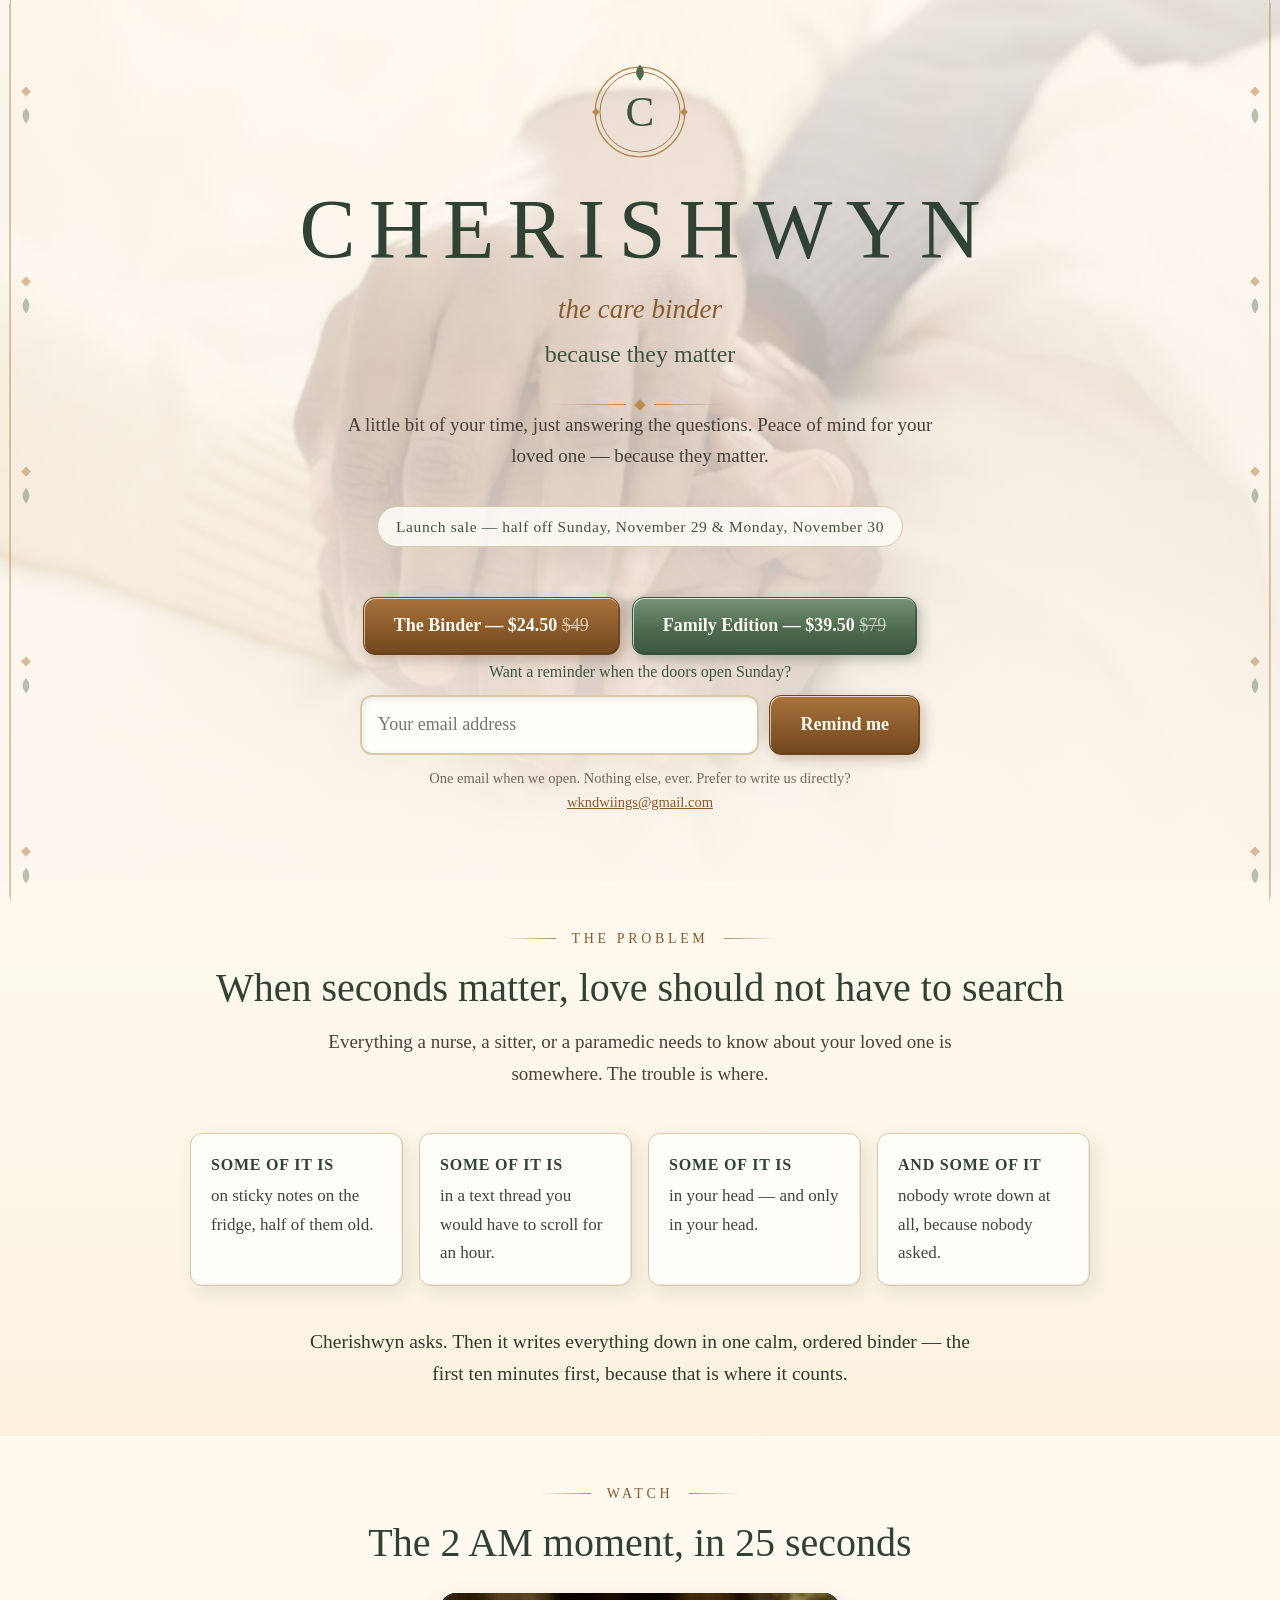
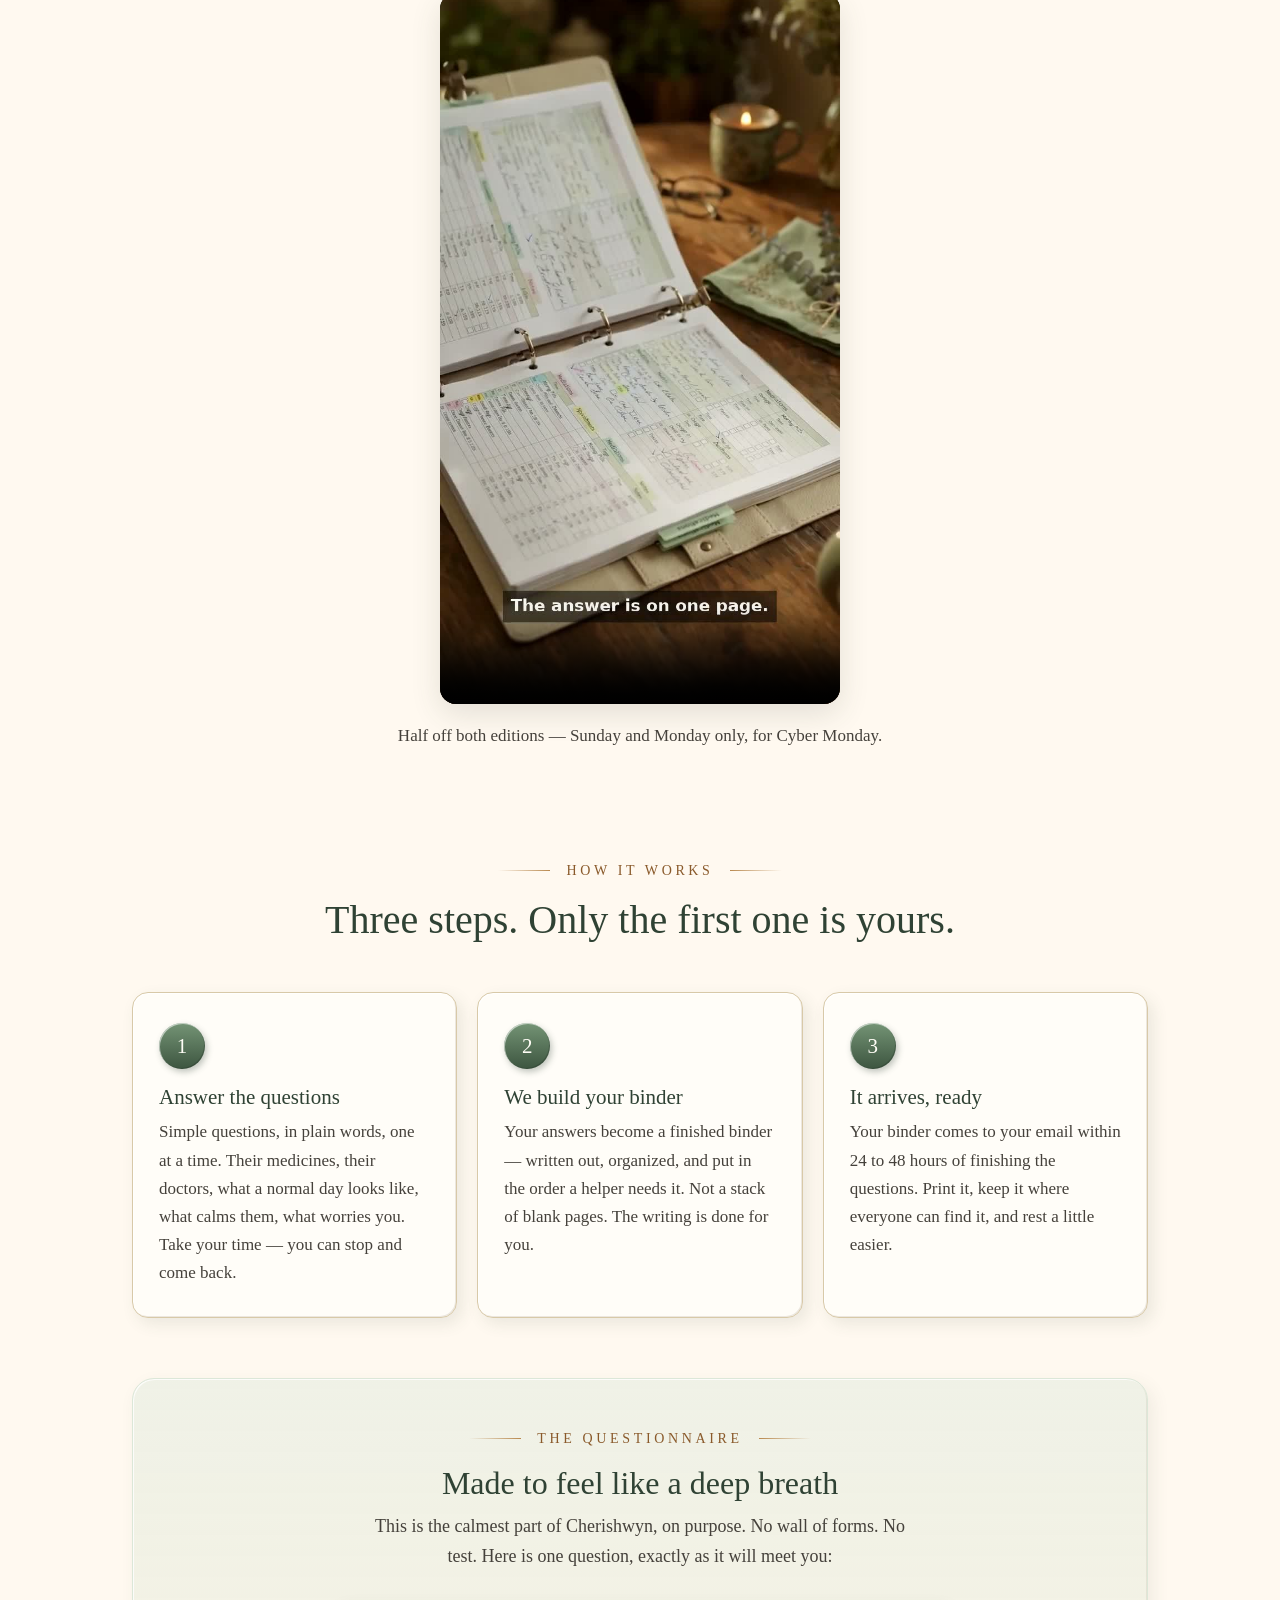
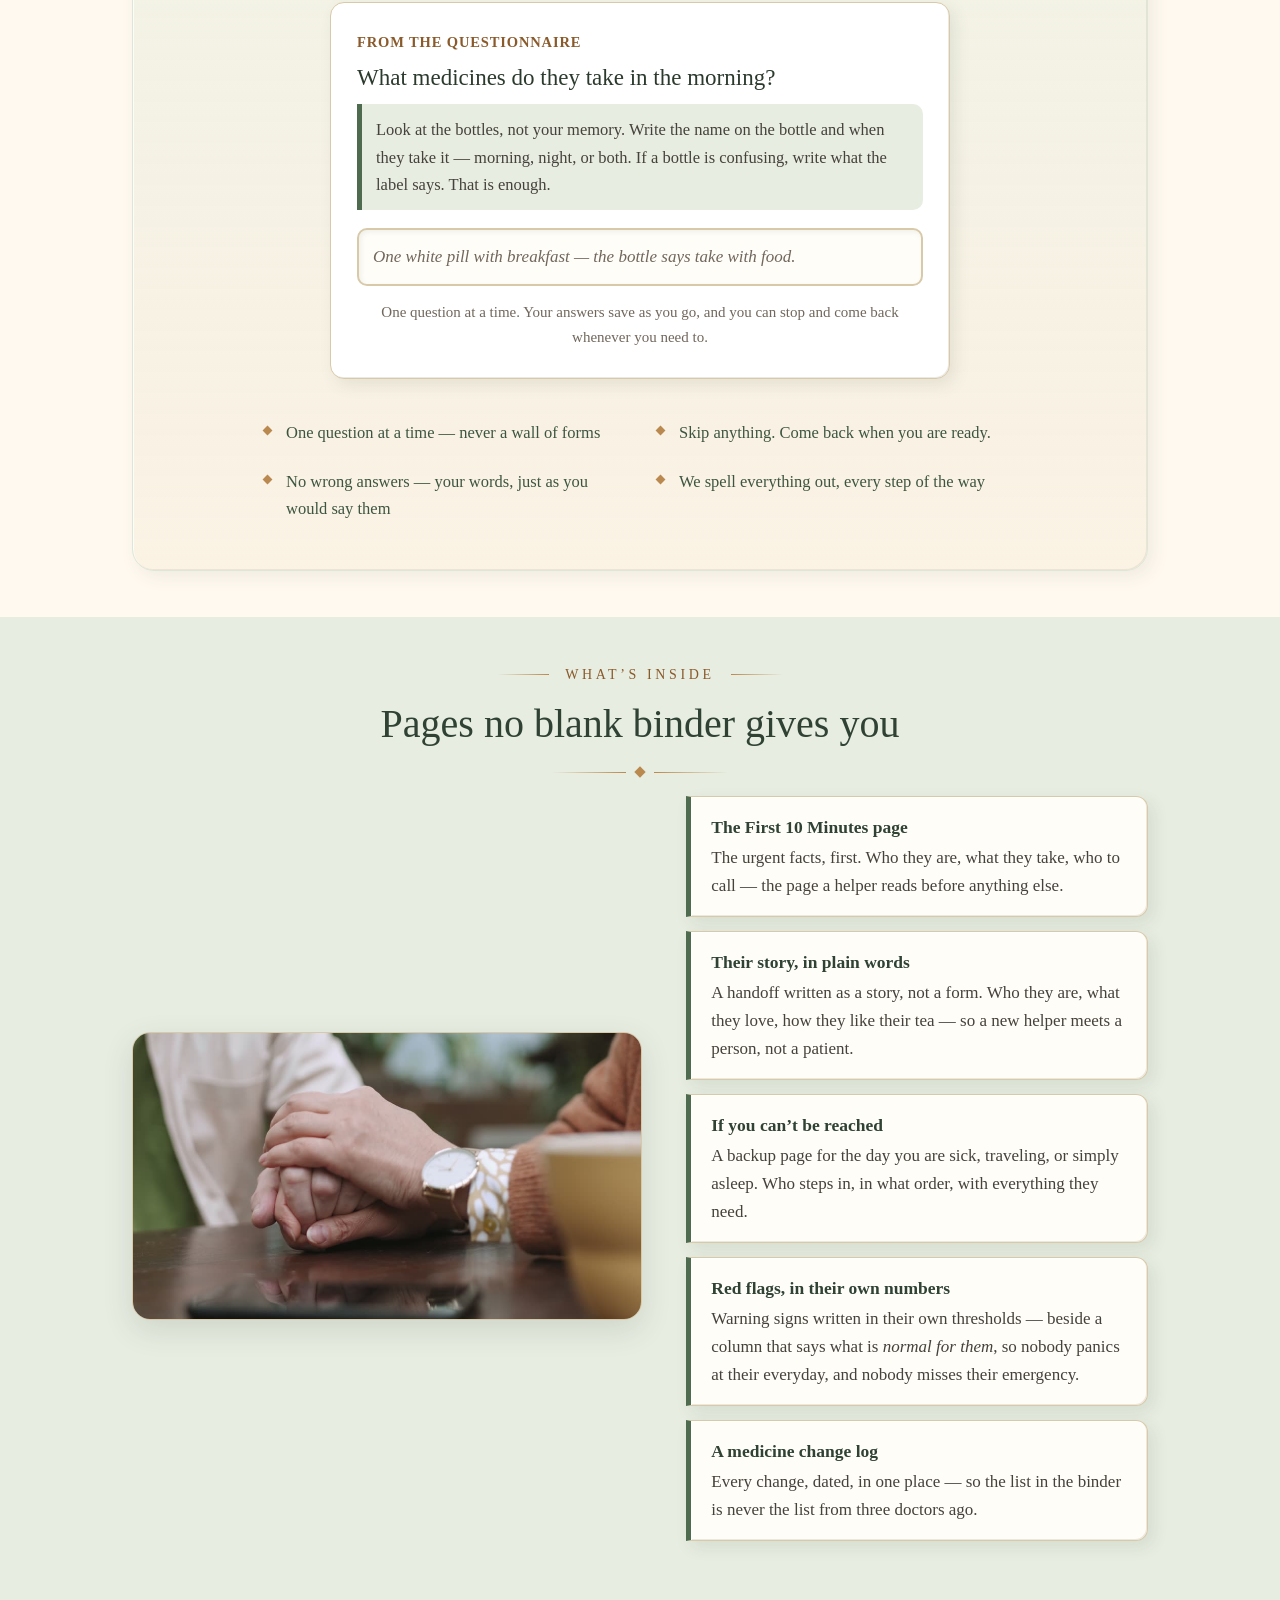
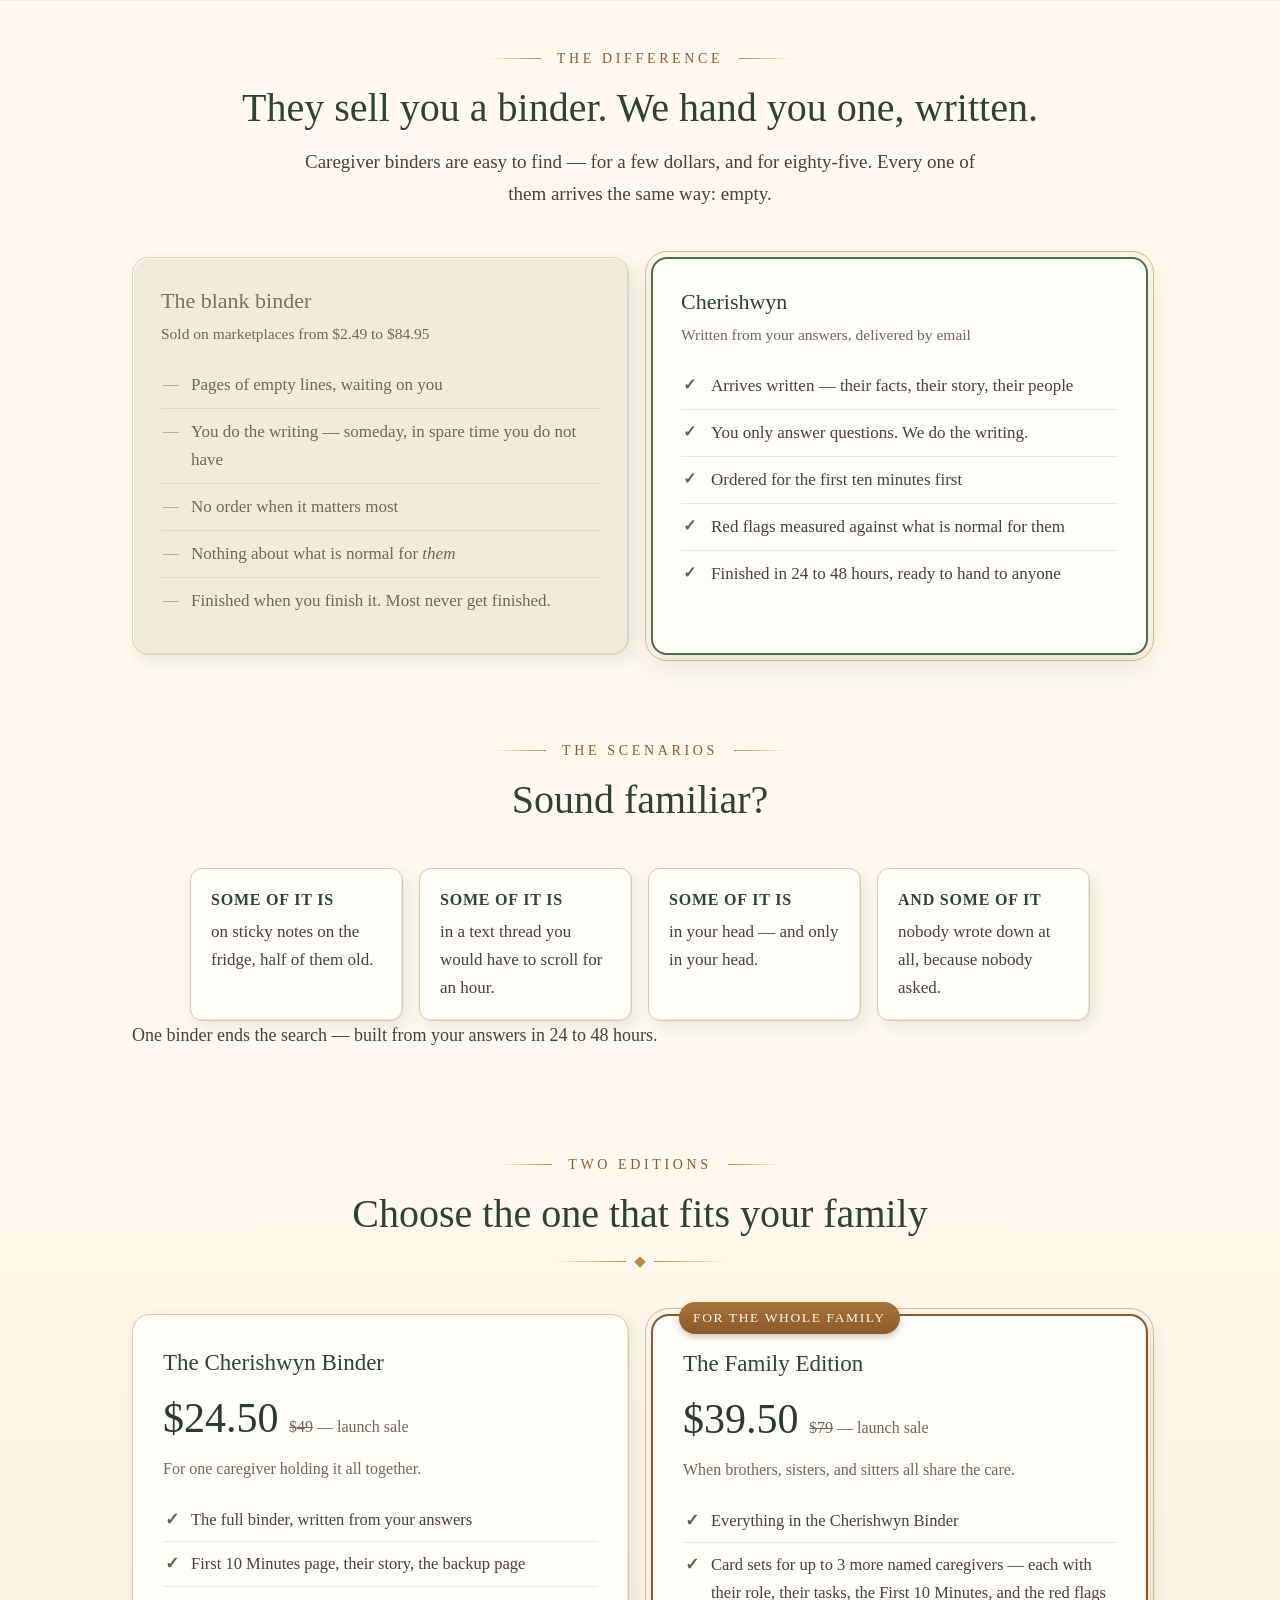
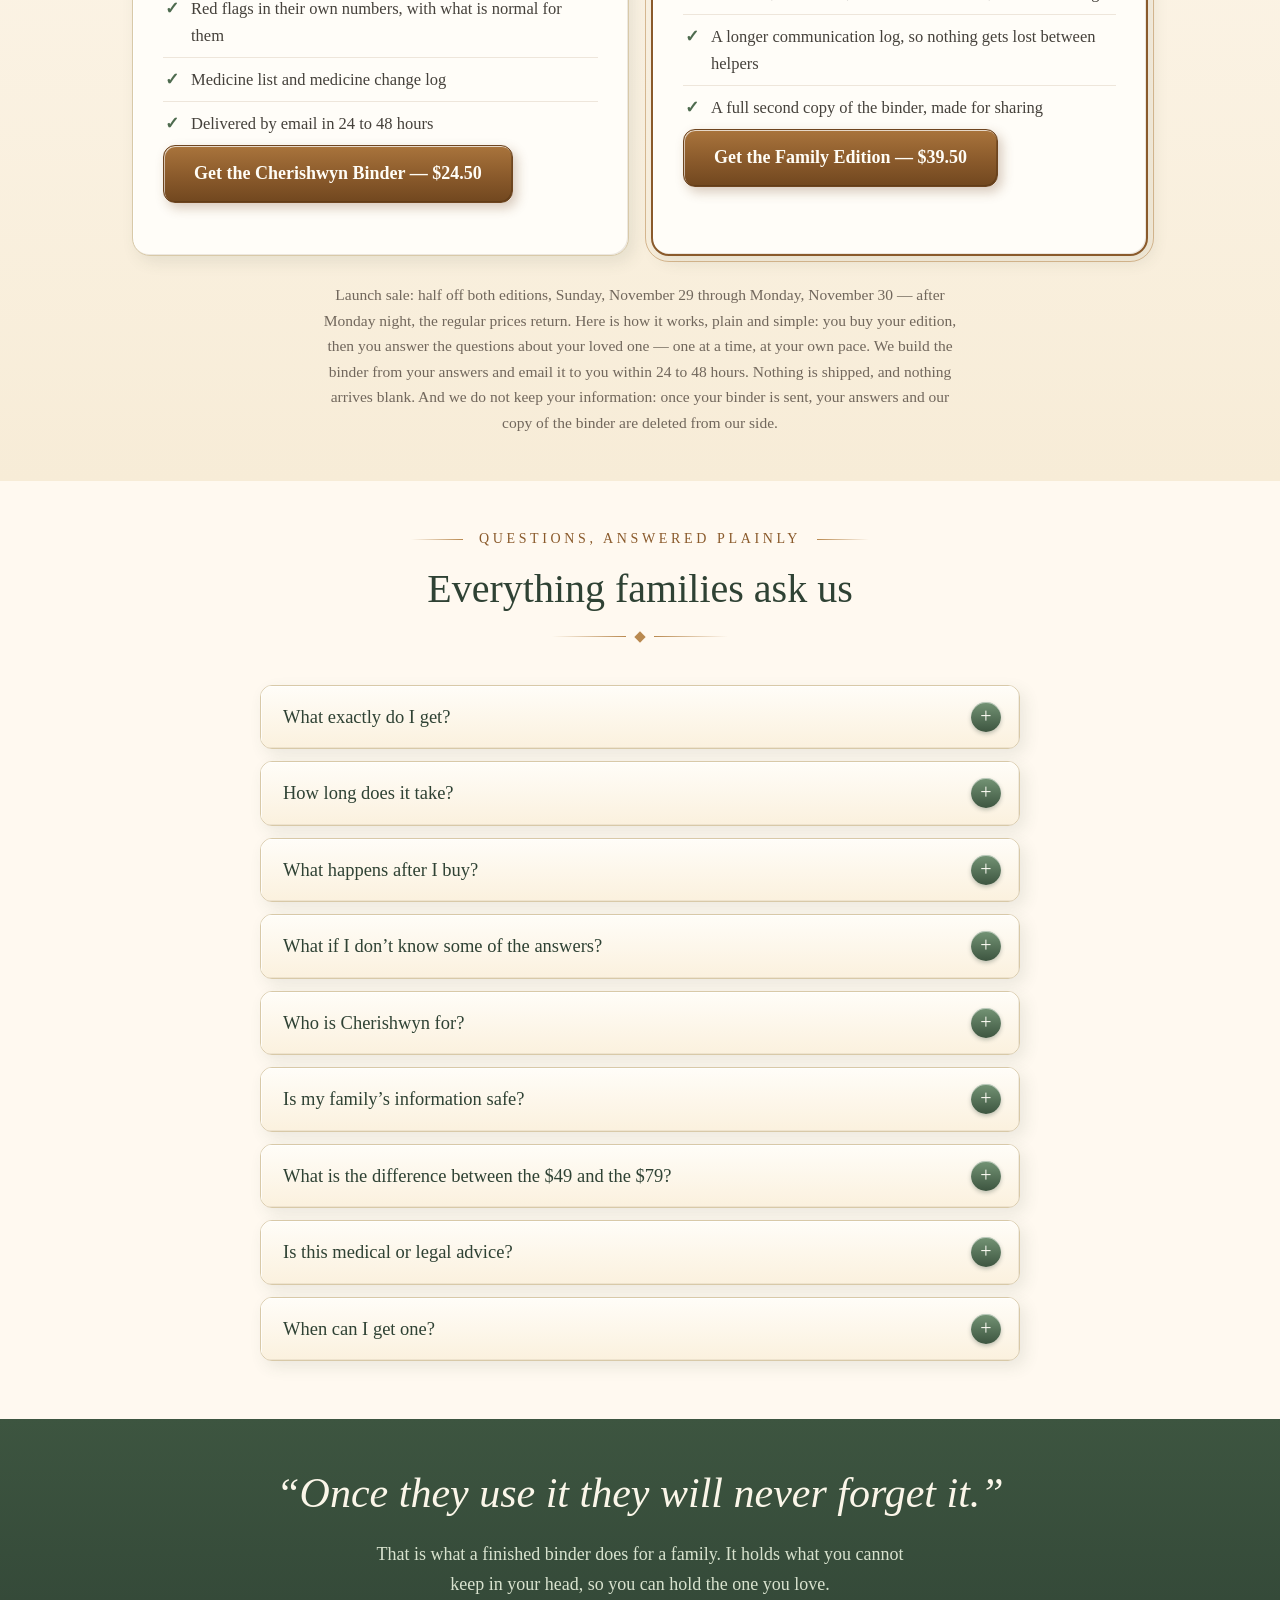
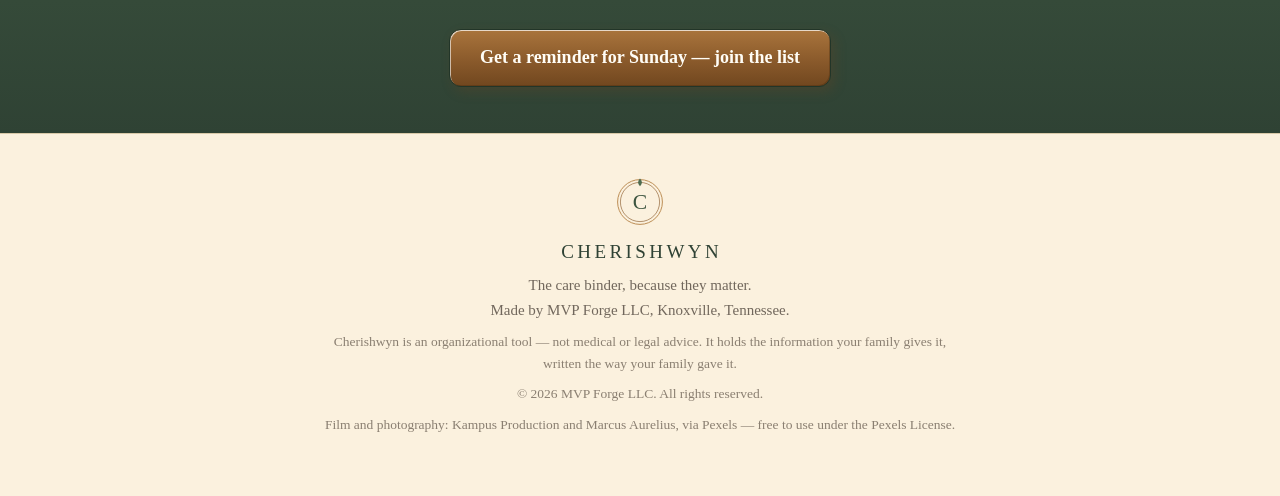
<file: index.html>
<!DOCTYPE html>
<html lang="en">
<head>
<meta charset="utf-8">
<meta name="viewport" content="width=device-width, initial-scale=1">
<title>Cherishwyn — The Care Binder, Because They Matter</title>
<meta name="description" content="Cherishwyn is a care binder for family caregivers that arrives written. You answer the questions; we build the binder. Launch sale — half off Sunday, November 29 and Monday, November 30.">
<link rel="stylesheet" href="styles.css">
<link rel="icon" href="data:image/svg+xml,%3Csvg xmlns='http://www.w3.org/2000/svg' viewBox='0 0 64 64'%3E%3Crect width='64' height='64' rx='14' fill='%23E7EDE1'/%3E%3Ctext x='32' y='44' font-family='Georgia,serif' font-size='36' fill='%233D5540' text-anchor='middle'%3EC%3C/text%3E%3C/svg%3E">
</head>
<body>

<!-- Side accents: quiet bronze rules framing the page on wide screens -->
<div class="side-accent left" aria-hidden="true"></div>
<div class="side-accent right" aria-hidden="true"></div>

<!-- ================= HERO ================= -->
<header class="hero">
  <div class="hero-media" aria-hidden="true">
    <img id="heroPoster" src="media/hero-poster.jpg" alt="" fetchpriority="high">
    <video id="heroVideo" muted loop playsinline preload="none"
           poster="media/hero-poster.jpg" data-src="media/hero-hands.mp4"></video>
  </div>
  <div class="hero-shade" aria-hidden="true"></div>

  <div class="wrap hero-inner">
    <svg class="crest" viewBox="0 0 120 120" role="img" aria-label="The Cherishwyn crest — the letter C in a bronze double ring">
      <circle cx="60" cy="60" r="56" fill="none" stroke="#B9894F" stroke-width="1.6"/>
      <circle cx="60" cy="60" r="50" fill="none" stroke="#8A5A2B" stroke-width="1"/>
      <path d="M60 1 C 66.5 7.5, 66.5 14, 60 20.5 C 53.5 14, 53.5 7.5, 60 1 Z" fill="#4E6B4F"/>
      <rect x="1.5" y="56.5" width="7" height="7" transform="rotate(45 5 60)" fill="#B9894F"/>
      <rect x="111.5" y="56.5" width="7" height="7" transform="rotate(45 115 60)" fill="#B9894F"/>
      <text x="60" y="78" text-anchor="middle" font-family="Georgia,'Times New Roman',serif" font-size="54" fill="#3D5540">C</text>
    </svg>
    <h1 class="brand">CHERISHWYN</h1>
    <p class="lockup">the care binder</p>
    <p class="tagline">because they matter</p>
    <div class="rule" aria-hidden="true"><span></span></div>
    <p class="promise">A little bit of your time, just answering the questions.
      Peace of mind for your loved one — because they matter.</p>
    <p><span class="opens">Launch sale — half off Sunday, November 29 &amp; Monday, November 30</span></p>
    <p class="hero-buy">
      <a class="btn bronze" href="https://buy.stripe.com/7sYfZh4kmeej49kfCX7g406">The Binder — $24.50 <s>$49</s></a>
      <a class="btn" href="https://buy.stripe.com/28E5kDbMOdaf35g2Qb7g407">Family Edition — $39.50 <s>$79</s></a>
    </p>

    <form class="signup" id="signup" action="https://formsubmit.co/wkndwiings@gmail.com" method="POST">
      <label for="email">Want a reminder when the doors open Sunday?</label>
      <div class="signup-row">
        <input type="email" id="email" name="email" required autocomplete="email"
               placeholder="Your email address" aria-label="Your email address">
        <button class="btn bronze" type="submit">Remind me</button>
      </div>
      <input type="hidden" name="_subject" value="Cherishwyn — launch list signup">
      <p class="fine">One email when we open. Nothing else, ever.
        Prefer to write us directly? <a href="mailto:wkndwiings@gmail.com?subject=Cherishwyn%20—%20tell%20me%20Sunday">wkndwiings@gmail.com</a></p>
    </form>
    <p class="form-msg" id="formMsg" role="status" aria-live="polite"></p>
  </div>
</header>

<!-- ================= THE PROBLEM ================= -->
<section class="problem">
  <div class="wrap">
    <p class="eyebrow">The problem</p>
    <h2 class="title">When seconds matter, love should not have to search</h2>
    <p class="lede">Everything a nurse, a sitter, or a paramedic needs to know about your
      loved one is somewhere. The trouble is where.</p>

    <div class="scatter reveal">
      <div class="note"><b>Some of it is</b>on sticky notes on the fridge, half of them old.</div>
      <div class="note"><b>Some of it is</b>in a text thread you would have to scroll for an hour.</div>
      <div class="note"><b>Some of it is</b>in your head — and only in your head.</div>
      <div class="note"><b>And some of it</b>nobody wrote down at all, because nobody asked.</div>
    </div>

    <p class="turn reveal">Cherishwyn asks. Then it writes everything down in one calm,
      ordered binder — the first ten minutes first, because that is where it counts.</p>
  </div>
</section>

<!-- ================= SALE FILM (sale window only — comes down Dec 1 with the price restore) ================= -->
<section class="adfilm">
  <div class="wrap">
    <p class="eyebrow">Watch</p>
    <h2 class="title">The 2 AM moment, in 25 seconds</h2>
    <video controls playsinline preload="metadata" poster="media/sale-ad-poster.jpg">
      <source src="media/cherishwyn-sale-ad.mp4" type="video/mp4">
    </video>
    <p class="adfilm-note">Half off both editions — Sunday and Monday only, for Cyber Monday.</p>
  </div>
</section>

<!-- ================= HOW IT WORKS ================= -->
<section>
  <div class="wrap">
    <p class="eyebrow">How it works</p>
    <h2 class="title">Three steps. Only the first one is yours.</h2>
    <div class="steps">
      <div class="step reveal">
        <div class="num" aria-hidden="true">1</div>
        <h3>Answer the questions</h3>
        <p>Simple questions, in plain words, one at a time. Their medicines, their doctors,
          what a normal day looks like, what calms them, what worries you. Take your time —
          you can stop and come back.</p>
      </div>
      <div class="step reveal">
        <div class="num" aria-hidden="true">2</div>
        <h3>We build your binder</h3>
        <p>Your answers become a finished binder — written out, organized, and put in the
          order a helper needs it. Not a stack of blank pages. The writing is done for you.</p>
      </div>
      <div class="step reveal">
        <div class="num" aria-hidden="true">3</div>
        <h3>It arrives, ready</h3>
        <p>Your binder comes to your email within 24 to 48 hours of finishing the questions.
          Print it, keep it where everyone can find it, and rest a little easier.</p>
      </div>
    </div>

    <!-- The questionnaire, presented as it will meet you: one calm question -->
    <div class="sample reveal">
      <p class="eyebrow">The questionnaire</p>
      <h3 class="sample-title">Made to feel like a deep breath</h3>
      <p class="sample-intro">This is the calmest part of Cherishwyn, on purpose.
        No wall of forms. No test. Here is one question, exactly as it will meet you:</p>

      <div class="sample-card">
        <p class="part">From the questionnaire</p>
        <p class="q">What medicines do they take in the morning?</p>
        <p class="help">Look at the bottles, not your memory. Write the name on the
          bottle and when they take it — morning, night, or both. If a bottle is
          confusing, write what the label says. That is enough.</p>
        <div class="field" aria-hidden="true">One white pill with breakfast — the bottle says take with food.</div>
        <p class="sample-fine">One question at a time. Your answers save as you go,
          and you can stop and come back whenever you need to.</p>
      </div>

      <ul class="peace-notes">
        <li>One question at a time — never a wall of forms</li>
        <li>Skip anything. Come back when you are ready.</li>
        <li>No wrong answers — your words, just as you would say them</li>
        <li>We spell everything out, every step of the way</li>
      </ul>
    </div>
  </div>
</section>

<!-- ================= WHAT'S INSIDE ================= -->
<section class="inside">
  <div class="wrap">
    <p class="eyebrow">What&rsquo;s inside</p>
    <h2 class="title">Pages no blank binder gives you</h2>
    <div class="rule" aria-hidden="true"><span></span></div>
    <div class="inside-grid">
      <div class="inside-photo reveal">
        <img src="media/care-hand.jpg" alt="A caregiver&rsquo;s hand resting gently over an elderly loved one&rsquo;s hand" loading="lazy">
      </div>
      <ul class="pages">
        <li class="reveal"><b>The First 10 Minutes page</b>
          The urgent facts, first. Who they are, what they take, who to call —
          the page a helper reads before anything else.</li>
        <li class="reveal"><b>Their story, in plain words</b>
          A handoff written as a story, not a form. Who they are, what they love,
          how they like their tea — so a new helper meets a person, not a patient.</li>
        <li class="reveal"><b>If you can&rsquo;t be reached</b>
          A backup page for the day you are sick, traveling, or simply asleep.
          Who steps in, in what order, with everything they need.</li>
        <li class="reveal"><b>Red flags, in their own numbers</b>
          Warning signs written in their own thresholds — beside a column that says
          what is <i>normal for them</i>, so nobody panics at their everyday, and nobody
          misses their emergency.</li>
        <li class="reveal"><b>A medicine change log</b>
          Every change, dated, in one place — so the list in the binder is never
          the list from three doctors ago.</li>
      </ul>
    </div>
  </div>
</section>

<!-- ================= BLANK VS WRITTEN ================= -->
<section>
  <div class="wrap">
    <p class="eyebrow">The difference</p>
    <h2 class="title">They sell you a binder. We hand you one, written.</h2>
    <p class="lede">Caregiver binders are easy to find — for a few dollars, and for
      eighty-five. Every one of them arrives the same way: empty.</p>

    <div class="compare">
      <div class="vs-card blank reveal">
        <h3>The blank binder</h3>
        <p class="price-note">Sold on marketplaces from $2.49 to $84.95</p>
        <ul>
          <li>Pages of empty lines, waiting on you</li>
          <li>You do the writing — someday, in spare time you do not have</li>
          <li>No order when it matters most</li>
          <li>Nothing about what is normal for <i>them</i></li>
          <li>Finished when you finish it. Most never get finished.</li>
        </ul>
      </div>
      <div class="vs-card written reveal">
        <h3>Cherishwyn</h3>
        <p class="price-note">Written from your answers, delivered by email</p>
        <ul>
          <li>Arrives written — their facts, their story, their people</li>
          <li>You only answer questions. We do the writing.</li>
          <li>Ordered for the first ten minutes first</li>
          <li>Red flags measured against what is normal for them</li>
          <li>Finished in 24 to 48 hours, ready to hand to anyone</li>
        </ul>
      </div>
    </div>
  </div>
</section>

<!-- ================= THE SCENARIOS, AGAIN (evergreen) ================= -->
<section class="echo">
  <div class="wrap">
    <p class="eyebrow">The scenarios</p>
    <h2 class="title">Sound familiar?</h2>
    <div class="scatter reveal">
      <div class="note"><b>Some of it is</b>on sticky notes on the fridge, half of them old.</div>
      <div class="note"><b>Some of it is</b>in a text thread you would have to scroll for an hour.</div>
      <div class="note"><b>Some of it is</b>in your head — and only in your head.</div>
      <div class="note"><b>And some of it</b>nobody wrote down at all, because nobody asked.</div>
    </div>
    <p class="turn reveal">One binder ends the search — built from your answers in 24 to 48 hours.</p>
  </div>
</section>

<!-- ================= EDITIONS ================= -->
<section class="editions">
  <div class="wrap">
    <p class="eyebrow">Two editions</p>
    <h2 class="title">Choose the one that fits your family</h2>
    <div class="rule" aria-hidden="true"><span></span></div>
    <div class="ed-grid">
      <div class="ed reveal">
        <h3>The Cherishwyn Binder</h3>
        <p class="amount">$24.50 <small><s>$49</s> — launch sale</small></p>
        <p class="who">For one caregiver holding it all together.</p>
        <ul>
          <li>The full binder, written from your answers</li>
          <li>First 10 Minutes page, their story, the backup page</li>
          <li>Red flags in their own numbers, with what is normal for them</li>
          <li>Medicine list and medicine change log</li>
          <li>Delivered by email in 24 to 48 hours</li>
        </ul>
        <p><a class="btn bronze" href="https://buy.stripe.com/7sYfZh4kmeej49kfCX7g406">Get the Cherishwyn Binder — $24.50</a></p>
      </div>
      <div class="ed family reveal">
        <span class="ribbon">For the whole family</span>
        <h3>The Family Edition</h3>
        <p class="amount">$39.50 <small><s>$79</s> — launch sale</small></p>
        <p class="who">When brothers, sisters, and sitters all share the care.</p>
        <ul>
          <li>Everything in the Cherishwyn Binder</li>
          <li>Card sets for up to 3 more named caregivers — each with their role,
            their tasks, the First 10 Minutes, and the red flags</li>
          <li>A longer communication log, so nothing gets lost between helpers</li>
          <li>A full second copy of the binder, made for sharing</li>
        </ul>
        <p><a class="btn bronze" href="https://buy.stripe.com/28E5kDbMOdaf35g2Qb7g407">Get the Family Edition — $39.50</a></p>
      </div>
    </div>
    <p class="fine">Launch sale: half off both editions, Sunday, November 29 through
      Monday, November 30 — after Monday night, the regular prices return. Here is
      how it works, plain and simple: you buy your edition, then you answer the
      questions about your loved one — one at a time, at your own pace. We build
      the binder from your answers and email it to you within 24 to 48 hours.
      Nothing is shipped, and nothing arrives blank. And we do not keep your
      information: once your binder is sent, your answers and our copy of the
      binder are deleted from our side.</p>
  </div>
</section>

<!-- ================= FAQ ================= -->
<section class="faq">
  <div class="wrap">
    <p class="eyebrow">Questions, answered plainly</p>
    <h2 class="title">Everything families ask us</h2>
    <div class="rule" aria-hidden="true"><span></span></div>
    <div class="faq-list">

      <details class="reveal">
        <summary>What exactly do I get?</summary>
        <div class="a">
          <p>A finished care binder, written from your answers and sent to your email
            as a file you can print and keep. Their medicines, their doctors, their daily
            rhythms, their story, the emergency pages — all of it written out and in
            order. Not blank pages. A binder that is done.</p>
        </div>
      </details>

      <details class="reveal">
        <summary>How long does it take?</summary>
        <div class="a">
          <p>The questions take a little bit of your time — most families answer them
            in one sitting, and you can stop and come back whenever you need to.
            Once you finish, your binder arrives by email within 24 to 48 hours.</p>
        </div>
      </details>

      <details class="reveal">
        <summary>What happens after I buy?</summary>
        <div class="a">
          <p>You get a link to the questionnaire. Answer the questions about your
            loved one — one at a time, in plain words, and you can stop and come
            back whenever you need to. The very first question asks for your
            order number — or the email on your payment receipt — because we
            build one binder per order; that is how we know the answers are
            really yours. When you finish, we build your binder from
            your answers and email it to you within 24 to 48 hours, ready to
            print. Nothing is shipped. And we do not keep any of your
            information: once your binder is generated and sent to you, all of
            your information is deleted from our side.</p>
        </div>
      </details>

      <details class="reveal">
        <summary>What if I don&rsquo;t know some of the answers?</summary>
        <div class="a">
          <p>Write what you know and skip what you don&rsquo;t. A binder with most of
            their life in it still helps on the hardest day — and you can add the rest
            in pen as you learn it. Nobody is grading you. This is help, not homework.</p>
        </div>
      </details>

      <details class="reveal">
        <summary>Who is Cherishwyn for?</summary>
        <div class="a">
          <p>Anyone caring for a loved one at home — a mother, a father, a husband,
            a wife, a grandparent. If you are the person everybody calls, and the
            knowledge lives in your head, Cherishwyn was made for your family.</p>
        </div>
      </details>

      <details class="reveal">
        <summary>Is my family&rsquo;s information safe?</summary>
        <div class="a">
          <p>The questions never ask for a full account number or a full policy
            number — only the last four digits, ever. Your binder is built from your
            answers and delivered to your email. And we do not keep any of your
            information: once your binder is generated and sent to you, all of your
            information is deleted from our side. What your family does with it after
            that is your family&rsquo;s business.</p>
        </div>
      </details>

      <details class="reveal">
        <summary>What is the difference between the $49 and the $79?</summary>
        <div class="a">
          <p>The $49 binder is the complete binder for one caregiver. The $79 Family
            Edition adds card sets for up to three more named caregivers — each with
            their role, their tasks, the First 10 Minutes, and the red flags — a
            longer communication log, and a full second copy of the binder made for
            sharing. During the launch sale — Sunday, November 29 and Monday,
            November 30 — both editions are half off: $24.50 for the binder,
            $39.50 for the Family Edition.</p>
        </div>
      </details>

      <details class="reveal">
        <summary>Is this medical or legal advice?</summary>
        <div class="a">
          <p>No. Cherishwyn is an organizational tool. It holds the information your
            family gives it, written the way your family gave it — their own medicines,
            their own doctors, their own thresholds. It does not recommend, diagnose,
            or advise. Those jobs belong to their doctors and your family.</p>
        </div>
      </details>

      <details class="reveal">
        <summary>When can I get one?</summary>
        <div class="a">
          <p>During the launch sale — Sunday, November 29 through Monday,
            November 30 — both editions are half off: $24.50 and $39.50. Pick
            your edition above and check out. Then you answer the questions, one
            at a time, at your own pace, and your finished binder arrives by
            email within 24 to 48 hours of your last answer. After Monday night,
            the regular prices — $49 and $79 — come back.</p>
        </div>
      </details>

    </div>
  </div>
</section>

<!-- ================= CLOSING ================= -->
<section class="closing">
  <div class="wrap">
    <p class="conviction reveal">&ldquo;Once they use it they will never forget it.&rdquo;</p>
    <p class="reveal">That is what a finished binder does for a family. It holds what
      you cannot keep in your head, so you can hold the one you love.</p>
    <a class="btn bronze reveal" href="#signup">Get a reminder for Sunday — join the list</a>
  </div>
</section>

<!-- ================= FOOTER ================= -->
<footer>
  <div class="wrap">
    <svg class="crest small" viewBox="0 0 120 120" aria-hidden="true">
      <circle cx="60" cy="60" r="56" fill="none" stroke="#B9894F" stroke-width="2.4"/>
      <circle cx="60" cy="60" r="49" fill="none" stroke="#8A5A2B" stroke-width="1.6"/>
      <path d="M60 1 C 66.5 7.5, 66.5 14, 60 20.5 C 53.5 14, 53.5 7.5, 60 1 Z" fill="#4E6B4F"/>
      <text x="60" y="78" text-anchor="middle" font-family="Georgia,'Times New Roman',serif" font-size="54" fill="#3D5540">C</text>
    </svg>
    <p class="fbrand">CHERISHWYN</p>
    <p>The care binder, because they matter.<br>
      Made by MVP Forge LLC, Knoxville, Tennessee.</p>
    <p class="disclaimer">Cherishwyn is an organizational tool — not medical or legal advice.
      It holds the information your family gives it, written the way your family gave it.</p>
    <p class="disclaimer">&copy; 2026 MVP Forge LLC. All rights reserved.</p>
    <p class="disclaimer">Film and photography: Kampus Production and Marcus Aurelius, via Pexels —
      free to use under the Pexels License.</p>
  </div>
</footer>

<script>
(function(){
  "use strict";
  var reduce = window.matchMedia("(prefers-reduced-motion: reduce)").matches;
  var saveData = !!(navigator.connection && navigator.connection.saveData);

  /* Hero video: gentle opt-in only when motion + data allow */
  var video = document.getElementById("heroVideo");
  var poster = document.getElementById("heroPoster");
  function kenBurns(){ if(!reduce && poster){ poster.classList.add("kenburns"); } }
  if(video && !reduce && !saveData){
    video.addEventListener("canplay", function(){ video.classList.add("on"); });
    video.addEventListener("error", kenBurns, true);
    var src = document.createElement("source");
    src.src = video.getAttribute("data-src");
    src.type = "video/mp4";
    src.addEventListener("error", kenBurns);
    video.appendChild(src);
    video.load();
    var p = video.play();
    if(p && p.catch){ p.catch(kenBurns); }
  } else {
    kenBurns();
  }

  /* Reveal on scroll (skipped for reduced motion via CSS + this guard) */
  if(!reduce && "IntersectionObserver" in window){
    var io = new IntersectionObserver(function(entries){
      entries.forEach(function(e){
        if(e.isIntersecting){ e.target.classList.add("in"); io.unobserve(e.target); }
      });
    }, {threshold: .12});
    document.querySelectorAll(".reveal").forEach(function(el){ io.observe(el); });
  } else {
    document.querySelectorAll(".reveal").forEach(function(el){ el.classList.add("in"); });
  }

  /* Signup: FormSubmit AJAX, with honest fallbacks */
  var form = document.getElementById("signup");
  var msg = document.getElementById("formMsg");
  function show(text, isErr){
    msg.textContent = text;
    msg.className = "form-msg show" + (isErr ? " err" : "");
  }
  form.addEventListener("submit", function(ev){
    ev.preventDefault();
    var email = document.getElementById("email").value.trim();
    if(!email){ show("Please add your email address so we can tell you Sunday.", true); return; }
    show("Saving your spot…", false);
    fetch("https://formsubmit.co/ajax/wkndwiings@gmail.com", {
      method: "POST",
      headers: {"Content-Type": "application/json", "Accept": "application/json"},
      body: JSON.stringify({
        email: email,
        _subject: "Cherishwyn — launch list signup",
        _template: "table",
        message: "Please remind me when Cherishwyn opens Sunday, November 29."
      })
    }).then(function(r){
      if(!r.ok){ throw new Error("send failed"); }
      form.reset();
      show("You are on the list. We will email you the moment the doors open Sunday.", false);
    }).catch(function(){
      show("The list did not save just now. Please email us at wkndwiings@gmail.com and we will add you by hand.", true);
    });
  });
})();
</script>
<script data-goatcounter="https://cherishwyn.goatcounter.com/count"
        async src="//gc.zgo.at/count.js"></script>
</body>
</html>
</file>
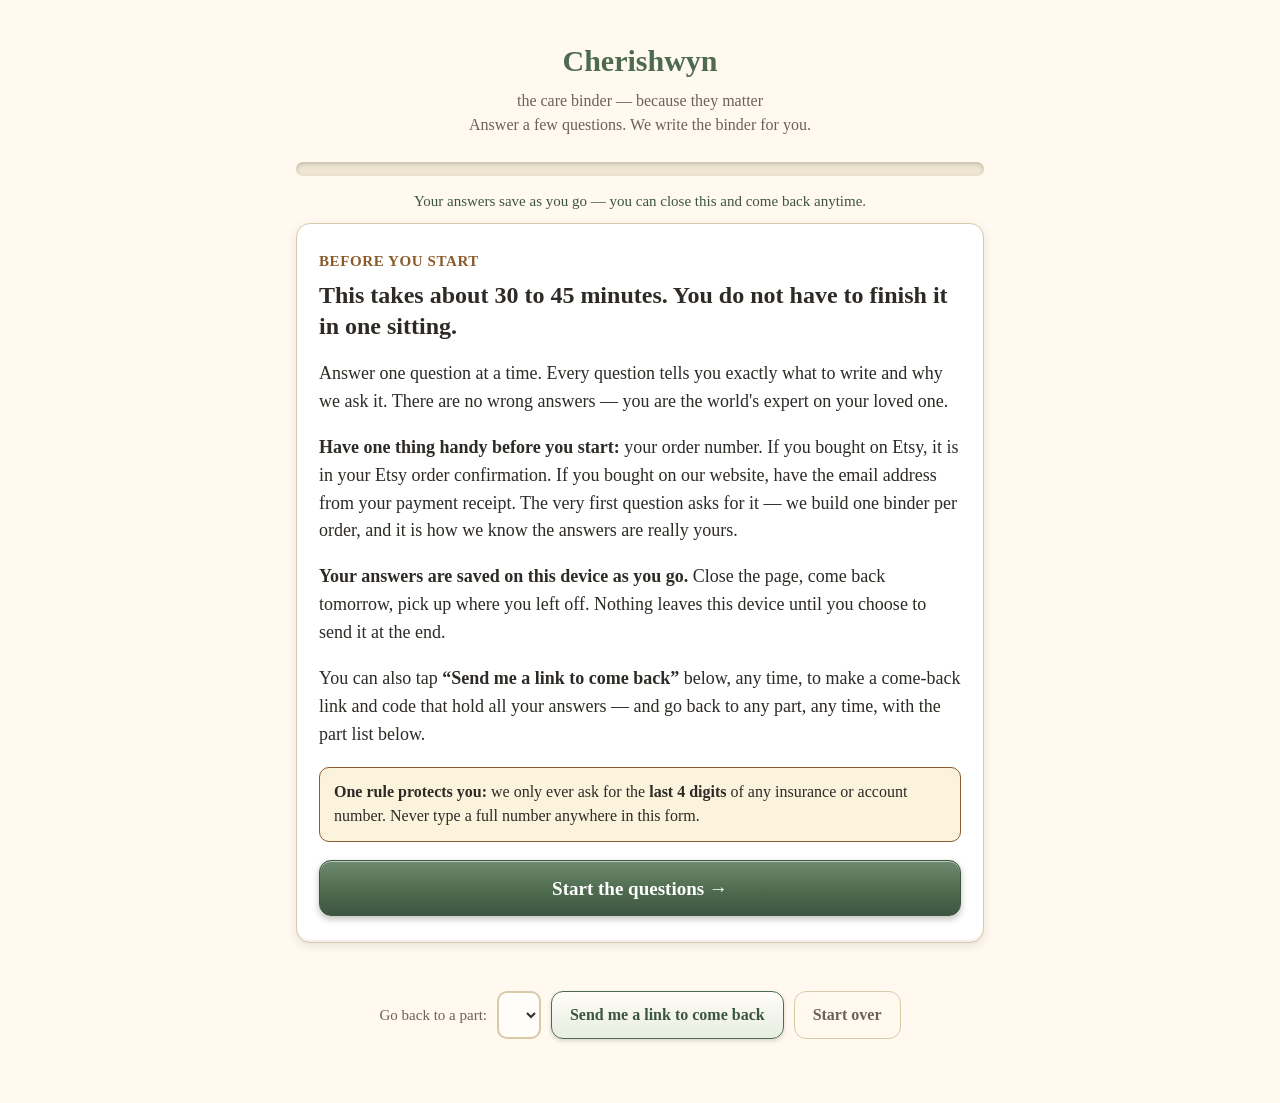
<file: intake/index.html>
<!DOCTYPE html>
<html lang="en">
<head>
<meta charset="utf-8">
<meta name="viewport" content="width=device-width, initial-scale=1">
<title>Cherishwyn — the care binder — Tell Us About Your Loved One</title>
<style>
  :root{
    --sage:#4E6B4F; --sage-dark:#3D5540; --sage-light:#E7EDE1;
    --cream:#FFF9F0; --band:#F7ECD7; --bronze:#8A5A2B; --ink:#2E2A26;
    --gray:#6B6259; --rule:#D8C9A8; --red:#8E2F22;
  }
  *{box-sizing:border-box}
  body{margin:0;background:var(--cream);color:var(--ink);
       font-family:Georgia,'Times New Roman',serif;font-size:18px;line-height:1.55}
  .wrap{max-width:720px;margin:0 auto;padding:20px 16px 64px}
  header.top{text-align:center;padding:18px 0 6px}
  header.top h1{color:var(--sage);font-size:30px;margin:0 0 4px}
  header.top p{color:var(--gray);margin:0;font-size:16px}
  .progress{margin:18px 0 4px;background:#EFE6D2;border-radius:999px;height:14px;
            box-shadow:inset 0 2px 4px rgba(0,0,0,.18)}
  .progress > div{height:100%;border-radius:999px;width:0%;
    background:linear-gradient(180deg,#6E8B6F,var(--sage));
    box-shadow:inset 0 1px 0 rgba(255,255,255,.5);transition:width .25s}
  .progress-label{font-size:15px;color:var(--gray);text-align:center;margin:6px 0 14px}
  .card{background:#fff;border:1px solid var(--rule);border-radius:14px;
        box-shadow:inset 0 2px 0 rgba(255,255,255,.9),inset 0 -2px 0 rgba(138,90,43,.10),
                   0 3px 10px rgba(46,42,38,.10);padding:26px 22px}
  .calm{font-size:15px;color:var(--sage-dark);text-align:center;margin:2px 0 10px}
  .pace{display:flex;gap:10px;flex-wrap:wrap;align-items:center;justify-content:center;margin-top:16px}
  .pace select{width:auto;min-height:48px;font-size:16px;padding:8px 10px}
  .btn.ghost{background:linear-gradient(180deg,#FFFDF8,var(--sage-light));color:var(--sage-dark);
    border-color:var(--sage);box-shadow:inset 0 1px 0 rgba(255,255,255,.7),0 2px 4px rgba(46,42,38,.18)}
  .btn.quiet-danger{background:none;border-color:var(--rule);color:var(--gray);
    box-shadow:none;font-size:15px;min-height:44px;padding:6px 14px}
  .comeback{background:var(--sage-light);border:1px solid var(--sage);border-radius:12px;
    padding:16px 18px;margin-top:16px}
  .comeback textarea,.comeback input[type=text]{background:#FFFDF8}
  .comeback code{word-break:break-all;font-size:13px}
  .part{color:var(--bronze);font-weight:bold;font-size:15px;letter-spacing:.04em;
        text-transform:uppercase;margin:0 0 6px}
  h2.q{font-size:24px;line-height:1.3;margin:0 0 10px;color:var(--ink)}
  .help{background:var(--sage-light);border-left:5px solid var(--sage);
        padding:12px 14px;border-radius:0 10px 10px 0;font-size:17px;margin:0 0 18px}
  label.flabel{display:block;font-weight:bold;font-size:16px;margin:14px 0 6px;color:var(--sage-dark)}
  input[type=text],input[type=tel],textarea,select{
    width:100%;font:inherit;font-size:18px;padding:13px 14px;min-height:52px;
    border:2px solid var(--rule);border-radius:10px;background:#FFFDF8;color:var(--ink)}
  textarea{min-height:120px;resize:vertical}
  input:focus,textarea:focus,select:focus{outline:3px solid var(--bronze);outline-offset:1px;border-color:var(--bronze)}
  .btn{appearance:none;border:1px solid var(--sage-dark);cursor:pointer;font:inherit;
    font-weight:bold;font-size:19px;color:#fff;min-height:56px;padding:12px 26px;
    border-radius:12px;background:linear-gradient(180deg,#6E8B6F,var(--sage) 55%,var(--sage-dark));
    box-shadow:inset 0 1px 0 rgba(255,255,255,.55),0 3px 6px rgba(46,42,38,.30);
    transition:transform .12s,box-shadow .12s}
  .btn:active{transform:translateY(1px);box-shadow:inset 0 1px 0 rgba(255,255,255,.4),0 1px 2px rgba(46,42,38,.30)}
  .btn:focus-visible{outline:3px solid var(--bronze);outline-offset:2px}
  .btn.secondary{background:linear-gradient(180deg,#FFFDF8,var(--band));color:var(--sage-dark);
    border-color:var(--bronze)}
  .btn.small{min-height:48px;font-size:16px;padding:8px 18px}
  .btn.danger{background:linear-gradient(180deg,#A8493B,var(--red));border-color:#6E2115}
  .nav{display:flex;gap:12px;justify-content:space-between;margin-top:24px;flex-wrap:wrap}
  .saved{font-size:14px;color:var(--gray);text-align:center;margin-top:12px;min-height:20px}
  .chips{display:flex;flex-wrap:wrap;gap:10px;margin:6px 0 4px}
  .chip{cursor:pointer;font:inherit;font-size:17px;min-height:52px;padding:10px 18px;
    border-radius:999px;border:2px solid var(--sage);color:var(--sage-dark);
    background:linear-gradient(180deg,#FFFDF8,var(--sage-light));
    box-shadow:inset 0 1px 0 rgba(255,255,255,.7),0 2px 4px rgba(46,42,38,.18);
    transition:transform .12s,box-shadow .12s}
  .chip:active{transform:translateY(1px)}
  .chip:focus-visible{outline:3px solid var(--bronze);outline-offset:2px}
  .chip[aria-pressed="true"]{background:linear-gradient(180deg,#6E8B6F,var(--sage));
    color:#fff;box-shadow:inset 0 2px 5px rgba(0,0,0,.30)}
  .entry{border:1px solid var(--rule);border-radius:12px;padding:6px 16px 16px;margin:0 0 16px;background:#FFFDF8}
  .entry-head{display:flex;justify-content:space-between;align-items:center;margin-top:10px}
  .entry-head b{color:var(--bronze)}
  .checkrow{display:flex;gap:12px;align-items:flex-start;padding:12px 10px;border-bottom:1px solid var(--rule);
    cursor:pointer;min-height:52px}
  .checkrow input{width:26px;height:26px;margin-top:2px;flex:none;accent-color:var(--sage)}
  .checkrow span{font-size:18px}
  .note{font-size:15px;color:var(--gray)}
  .warn{background:#FBF3DC;border:1px solid var(--bronze);border-radius:10px;padding:12px 14px;font-size:16px}
  .reqwarn{color:var(--red);font-weight:bold;margin:14px 0 0}
  .big-actions{display:grid;gap:14px;margin-top:18px}
  a.btnlink{display:inline-block;text-decoration:none;text-align:center}
  .resume{background:var(--band);border:1px solid var(--bronze);border-radius:12px;
    padding:14px 16px;margin:0 0 16px;font-size:17px}
  .hidden{display:none}
</style>
</head>
<body>
<div class="wrap">
  <header class="top">
    <h1>Cherishwyn</h1>
    <p>the care binder — because they matter</p>
    <p>Answer a few questions. We write the binder for you.</p>
  </header>

  <div id="resume" class="resume hidden">
    <b>Welcome back.</b> Your answers are saved on this device, right where you left them.
    <div style="margin-top:10px;display:flex;gap:10px;flex-wrap:wrap">
      <button class="btn small" id="resume-go">Continue where I left off</button>
      <button class="btn small secondary" id="resume-fresh">Start over</button>
    </div>
  </div>

  <div class="progress" aria-hidden="true"><div id="bar"></div></div>
  <div class="progress-label" id="bar-label"></div>
  <p class="calm">Your answers save as you go — you can close this and come back anytime.</p>

  <main class="card" id="card"></main>
  <div class="saved" id="saved"></div>

  <div class="pace" id="pace">
    <label for="jump" class="note">Go back to a part:</label>
    <select id="jump" aria-label="Go back to a part"></select>
    <button class="btn small ghost" id="comeback-open">Send me a link to come back</button>
    <button class="btn small quiet-danger" id="startover">Start over</button>
  </div>

  <div class="comeback hidden" id="comeback">
    <p style="margin-top:0"><b>A link that brings you back to your answers.</b></p>
    <p>Your answers live on this device, in this browser. A come-back link carries a copy of
    everything you have written so far. Open the link — on this device — and every answer
    comes back, right where you left it.</p>
    <label class="flabel" for="cb-email">Your email (so your place is saved with your answers)</label>
    <input type="text" id="cb-email" inputmode="email" autocomplete="email" placeholder="you@example.com">
    <p class="note"><b>Honest note:</b> this page cannot send email by itself. In the finished shop,
    we email this link to you. On this page today, please copy the link or the code below and keep
    it somewhere safe — a note in your phone works. Treat it like a key: anyone who has it can
    open your answers.</p>
    <div class="big-actions"><button class="btn" id="cb-make">Make my come-back link</button></div>
    <div id="cb-out" class="hidden">
      <label class="flabel" for="cb-link">Your come-back link</label>
      <input type="text" id="cb-link" readonly>
      <label class="flabel" for="cb-code">Your come-back code (the same thing, for copying)</label>
      <textarea id="cb-code" rows="4" readonly></textarea>
      <div style="margin-top:10px"><button class="btn small secondary" id="cb-copy">Copy the link</button></div>
    </div>
    <hr style="border:none;border-top:1px solid var(--sage);margin:20px 0">
    <p><b>Coming back with a code?</b> Paste your link or code here:</p>
    <textarea id="cb-paste" rows="3" placeholder="Paste your come-back link or code"></textarea>
    <div style="margin-top:10px"><button class="btn small" id="cb-restore">Bring back my answers</button></div>
    <p class="note" id="cb-msg"></p>
  </div>
</div>

<script src="intake.js"></script>
<script>
(function(){
  "use strict";
  var I = window.INTAKE;
  var LS_KEY = "ccb-intake-v1";
  var card = document.getElementById("card");
  var bar = document.getElementById("bar");
  var barLabel = document.getElementById("bar-label");
  var savedEl = document.getElementById("saved");

  var state = load() || { raw: I.defaultRaw(), idx: 0, screen: "welcome" };

  function load(){
    try { var s = localStorage.getItem(LS_KEY); return s ? JSON.parse(s) : null; } catch(e){ return null; }
  }
  function save(){
    try { localStorage.setItem(LS_KEY, JSON.stringify(state)); } catch(e){}
    savedEl.textContent = "Your answers save as you go — you can close this and come back anytime.";
  }
  function wipeAll(){
    if (!confirm("Start over? This clears every answer. Are you sure?")) return false;
    try { localStorage.removeItem(LS_KEY); } catch(e){}
    state = { raw: I.defaultRaw(), idx: 0, screen: "welcome", email: "" };
    document.getElementById("resume").classList.add("hidden");
    renderWelcome();
    return true;
  }
  function refreshJump(){
    var jump = document.getElementById("jump");
    var vis = visibleQuestions();
    var cur = jump.value;
    jump.innerHTML = "";
    I.PARTS.forEach(function(name, p){
      var first = -1;
      vis.forEach(function(q, i){ if (q.part === p && first < 0) first = i; });
      if (first < 0) return;
      var o = document.createElement("option");
      o.value = first; o.textContent = "Part " + (p + 1) + " — " + name;
      jump.appendChild(o);
    });
    var q = vis[state.idx];
    if (q) {
      var mine = -1;
      vis.forEach(function(v, i){ if (v.part === q.part && mine < 0) mine = i; });
      jump.value = mine;
    } else if (cur) jump.value = cur;
  }
  function visibleQuestions(){
    return I.QUESTIONS.filter(function(q){ return !q.petOnly || state.raw.has_pet; });
  }
  function esc(s){ return String(s == null ? "" : s)
    .replace(/&/g,"&amp;").replace(/</g,"&lt;").replace(/>/g,"&gt;").replace(/"/g,"&quot;"); }

  // ---------------------------------------------------------- renderers
  function fieldInput(qid, field, value){
    var id = "f-" + qid + "-" + field.key;
    var attrs = field.last4 ? ' inputmode="numeric" autocomplete="off" maxlength="4" data-last4="1"' : "";
    return '<label class="flabel" for="' + id + '">' + esc(field.label) + "</label>" +
      '<input type="text" id="' + id + '" data-q="' + qid + '" data-field="' + field.key + '"' +
      attrs + ' value="' + esc(value || "") + '">';
  }

  function renderQuestion(q){
    var html = '<p class="part">Part ' + (q.part + 1) + " of " + I.PARTS.length + " — " + esc(I.PARTS[q.part]) + "</p>";
    html += '<h2 class="q">' + esc(q.q) + "</h2>";
    html += '<p class="help">' + esc(q.help) + "</p>";
    html += '<p id="reqwarn" class="reqwarn hidden"></p>';
    var v = state.raw[q.id];

    if (q.type === "text") {
      html += '<input type="text" id="in" data-q="' + q.id + '" value="' + esc(v || "") + '">';
    } else if (q.type === "textarea") {
      html += '<textarea id="in" data-q="' + q.id + '" rows="6">' + esc(v || "") + "</textarea>";
    } else if (q.type === "choice-single") {
      html += '<div class="chips" role="group">';
      q.options.forEach(function(o){
        html += '<button class="chip" data-choice="' + esc(o) + '" aria-pressed="' + (v === o) + '">' + esc(o) + "</button>";
      });
      html += "</div>";
    } else if (q.type === "gate") {
      html += '<div class="chips" role="group">' +
        '<button class="chip" data-gate="yes" aria-pressed="' + (state.raw.has_pet === true) + '">Yes, there is a pet</button>' +
        '<button class="chip" data-gate="no" aria-pressed="' + (state.raw.has_pet === false) + '">No pet</button></div>';
    } else if (q.type === "fields") {
      var fv = v || {};
      q.fields.forEach(function(f){ html += fieldInput(q.id, f, fv[f.key]); });
      if (q.fields.some(function(f){ return f.last4; }))
        html += '<p class="note">Last 4 digits only — the box will not accept more. The full number never goes in the binder.</p>';
    } else if (q.type === "list-text") {
      var items = Array.isArray(v) ? v : [];
      html += '<div id="rows">';
      items.forEach(function(t, i){
        html += '<div class="entry"><div class="entry-head"><b>Item ' + (i + 1) + '</b>' +
          '<button class="btn small danger" data-del="' + i + '">Remove</button></div>' +
          '<input type="text" data-row="' + i + '" value="' + esc(t) + '"></div>';
      });
      html += "</div>" + '<button class="btn small secondary" id="add">+ Add another</button>';
    } else if (q.type === "list-obj" || q.type === "med-list") {
      var fields = q.type === "med-list" ? I.MED_FIELDS : q.fields;
      var rows = Array.isArray(v) ? v : [];
      html += '<div id="rows">';
      rows.forEach(function(e, i){
        html += '<div class="entry"><div class="entry-head"><b>Entry ' + (i + 1) + '</b>' +
          '<button class="btn small danger" data-del="' + i + '">Remove</button></div>';
        fields.forEach(function(f){ html += fieldInput(q.id + "-" + i, f, e[f.key]); });
        html += "</div>";
      });
      html += "</div>" + '<button class="btn small secondary" id="add">+ Add another</button>';
      if (fields.some(function(f){ return f.last4; }))
        html += '<p class="note">Last 4 digits only — the box will not accept more. The full number never goes in the binder.</p>';
    } else if (q.type === "checklist") {
      var cur = Array.isArray(v) ? v : [];
      var pool = I.PRELOADS[q.preload].concat(cur.filter(function(t){ return I.PRELOADS[q.preload].indexOf(t) < 0; }));
      html += '<div id="checks">';
      pool.forEach(function(t){
        html += '<label class="checkrow"><input type="checkbox" data-check="' + esc(t) + '"' +
          (cur.indexOf(t) >= 0 ? " checked" : "") + "><span>" + esc(t) + "</span></label>";
      });
      html += "</div>" +
        '<label class="flabel" for="custom">Add your own item</label>' +
        '<input type="text" id="custom" placeholder="Type it, then tap Add">' +
        '<div style="margin-top:10px"><button class="btn small secondary" id="addcustom">Add</button></div>';
    } else if (q.type === "choice-detail") {
      var cv = v || { choices: [], detail: "" };
      html += '<div class="chips" role="group">';
      q.choices.forEach(function(c){
        html += '<button class="chip" data-chip="' + esc(c) + '" aria-pressed="' + (cv.choices.indexOf(c) >= 0) + '">' + esc(c) + "</button>";
      });
      html += "</div>" +
        '<label class="flabel" for="detail">Anything else? Where things are, what is missing, what is tricky:</label>' +
        '<textarea id="detail" rows="4">' + esc(cv.detail || "") + "</textarea>";
    }

    html += '<div class="nav">' +
      '<button class="btn secondary" id="back"' + (state.idx === 0 ? " disabled style=\"opacity:.45\"" : "") + ">← Back</button>" +
      '<button class="btn" id="next">' + (state.idx >= visibleQuestions().length - 1 ? "Finish →" : "Continue →") + "</button></div>";
    card.innerHTML = html;
    wire(q);
    var vis = visibleQuestions();
    var pos = vis.indexOf(q);
    bar.style.width = Math.round(((pos + 1) / vis.length) * 100) + "%";
    barLabel.textContent = "Part " + (q.part + 1) + " of " + I.PARTS.length + " — take your time" +
      " · Question " + (pos + 1) + " of " + vis.length;
    refreshJump();
    window.scrollTo(0, 0);
  }

  function wire(q){
    var raw = state.raw;
    function setVal(val){ raw[q.id] = val; save(); }

    var single = document.getElementById("in");
    if (single) single.addEventListener("input", function(){ setVal(single.value); });

    card.querySelectorAll("[data-choice]").forEach(function(b){
      b.addEventListener("click", function(){ setVal(b.getAttribute("data-choice")); renderQuestion(q); });
    });
    card.querySelectorAll("[data-gate]").forEach(function(b){
      b.addEventListener("click", function(){
        raw.has_pet = b.getAttribute("data-gate") === "yes"; save(); renderQuestion(q);
      });
    });
    card.querySelectorAll("input[data-field]").forEach(function(inp){
      inp.addEventListener("input", function(){
        if (inp.hasAttribute("data-last4"))
          inp.value = inp.value.replace(/\D/g, "").slice(-4);
        var key = inp.getAttribute("data-q"), field = inp.getAttribute("data-field");
        if (key === q.id) {                       // fields type
          var o = raw[q.id] || {}; o[field] = inp.value; raw[q.id] = o;
        } else {                                  // list-obj / med-list row
          var rowIdx = parseInt(key.split("-").pop(), 10);
          var list = Array.isArray(raw[q.id]) ? raw[q.id] : [];
          var e = list[rowIdx] || {}; e[field] = inp.value; list[rowIdx] = e; raw[q.id] = list;
        }
        save();
      });
    });
    card.querySelectorAll("input[data-row]").forEach(function(inp){
      inp.addEventListener("input", function(){
        var list = Array.isArray(raw[q.id]) ? raw[q.id] : [];
        list[parseInt(inp.getAttribute("data-row"), 10)] = inp.value; raw[q.id] = list; save();
      });
    });
    var add = document.getElementById("add");
    if (add) add.addEventListener("click", function(){
      var list = Array.isArray(raw[q.id]) ? raw[q.id] : [];
      list.push(q.type === "list-text" ? "" : {}); raw[q.id] = list; save(); renderQuestion(q);
    });
    card.querySelectorAll("[data-del]").forEach(function(b){
      b.addEventListener("click", function(){
        var list = Array.isArray(raw[q.id]) ? raw[q.id] : [];
        list.splice(parseInt(b.getAttribute("data-del"), 10), 1); raw[q.id] = list; save(); renderQuestion(q);
      });
    });
    card.querySelectorAll("input[data-check]").forEach(function(cb){
      cb.addEventListener("change", function(){
        var t = cb.getAttribute("data-check");
        var list = Array.isArray(raw[q.id]) ? raw[q.id].slice() : [];
        if (cb.checked && list.indexOf(t) < 0) list.push(t);
        if (!cb.checked) list = list.filter(function(x){ return x !== t; });
        raw[q.id] = list; save();
      });
    });
    var addCustom = document.getElementById("addcustom");
    if (addCustom) addCustom.addEventListener("click", function(){
      var inp = document.getElementById("custom");
      var t = inp.value.trim(); if (!t) return;
      var list = Array.isArray(raw[q.id]) ? raw[q.id].slice() : [];
      if (list.indexOf(t) < 0) list.push(t);
      raw[q.id] = list; save(); renderQuestion(q);
    });
    card.querySelectorAll("[data-chip]").forEach(function(b){
      b.addEventListener("click", function(){
        var cur = raw[q.id] || { choices: [], detail: "" };
        var c = b.getAttribute("data-chip");
        var i = cur.choices.indexOf(c);
        if (i >= 0) cur.choices.splice(i, 1); else cur.choices.push(c);
        raw[q.id] = cur; save(); renderQuestion(q);
      });
    });
    var detail = document.getElementById("detail");
    if (detail) detail.addEventListener("input", function(){
      var cur = raw[q.id] || { choices: [], detail: "" };
      cur.detail = detail.value; raw[q.id] = cur; save();
    });

    document.getElementById("back").addEventListener("click", function(){
      if (state.idx > 0) { state.idx--; save(); renderQuestion(visibleQuestions()[state.idx]); }
    });
    document.getElementById("next").addEventListener("click", function(){
      if (q.required && !String(state.raw[q.id] || "").trim()) {
        var w = document.getElementById("reqwarn");
        w.textContent = "We need this one before we can go on — your binder can't be built without it. Type your Etsy order number, or the email address on your payment receipt.";
        w.classList.remove("hidden");
        var inp = document.getElementById("in");
        if (inp) inp.focus();
        return;
      }
      var vis = visibleQuestions();
      if (state.idx >= vis.length - 1) { state.screen = "finish"; save(); renderFinish(); }
      else { state.idx++; save(); renderQuestion(vis[state.idx]); }
    });
  }

  // ---------------------------------------------------------- screens
  function renderWelcome(){
    bar.style.width = "0%"; barLabel.textContent = "";
    card.innerHTML =
      '<p class="part">Before you start</p>' +
      "<h2 class=\"q\">This takes about 30 to 45 minutes. You do not have to finish it in one sitting.</h2>" +
      "<p>Answer one question at a time. Every question tells you exactly what to write and why we ask it. " +
      "There are no wrong answers — you are the world's expert on your loved one.</p>" +
      "<p><b>Have one thing handy before you start:</b> your order number. If you bought on Etsy, it is " +
      "in your Etsy order confirmation. If you bought on our website, have the email address from your " +
      "payment receipt. The very first question asks for it — we build one binder per order, and it is " +
      "how we know the answers are really yours.</p>" +
      "<p><b>Your answers are saved on this device as you go.</b> Close the page, come back tomorrow, " +
      "pick up where you left off. Nothing leaves this device until you choose to send it at the end.</p>" +
      "<p>You can also tap <b>“Send me a link to come back”</b> below, any time, to make a come-back " +
      "link and code that hold all your answers — and go back to any part, any time, with the part list below.</p>" +
      '<p class="warn"><b>One rule protects you:</b> we only ever ask for the <b>last 4 digits</b> of any ' +
      "insurance or account number. Never type a full number anywhere in this form.</p>" +
      '<div class="big-actions"><button class="btn" id="start">Start the questions →</button></div>';
    document.getElementById("start").addEventListener("click", function(){
      state.screen = "questions"; save(); renderQuestion(visibleQuestions()[state.idx]);
    });
    window.scrollTo(0, 0);
  }

  function renderFinish(){
    bar.style.width = "100%"; barLabel.textContent = "Done";
    if (!String(state.raw.order_proof || "").trim()) {
      card.innerHTML =
        '<p class="part">Finished — almost</p>' +
        "<h2 class=\"q\">One thing is missing: your order number.</h2>" +
        '<p class="help">We build one binder per order, so your answers can only be sent with the order number from your Etsy order confirmation — or the email address on your payment receipt. It is the very first question.</p>' +
        '<div class="big-actions"><button class="btn" id="gotoorder">Go to the first question</button></div>';
      document.getElementById("gotoorder").addEventListener("click", function(){
        state.screen = "questions"; state.idx = 0; save();
        renderQuestion(visibleQuestions()[0]);
      });
      window.scrollTo(0, 0);
      return;
    }
    var answers = I.assembleAnswers(state.raw);
    var json = JSON.stringify(answers, null, 2);
    var name = (answers.loved_one.called_name || answers.loved_one.full_name || "your loved one");
    var mailSubject = encodeURIComponent("Care Binder intake answers — " + name);
    var mailBody = encodeURIComponent(json);
    var tooLong = mailBody.length > 60000;
    card.innerHTML =
      '<p class="part">Finished</p>' +
      "<h2 class=\"q\">That's everything. Thank you.</h2>" +
      "<p>Your answers are complete. Send them to us and we build the binder — written out, " +
      "organized, ready to print — and email it back to you within 24 to 48 hours.</p>" +
      "<p><b>Step 1:</b> tap the button below to download your answers as a file.</p>" +
      '<div class="big-actions"><button class="btn" id="dl">Download my answers</button></div>' +
      "<p style=\"margin-top:22px\"><b>Step 2:</b> email that file to us at the address in your " +
      "order confirmation — or tap below to open an email with your answers already inside it.</p>" +
      '<div class="big-actions"><a class="btn btnlink" id="maillink" href="mailto:?subject=' + mailSubject +
        "&body=" + (tooLong ? "" : mailBody) + '">Email my answers</a></div>' +
      (tooLong ? '<p class="note">Your answers are long, so the email opens empty — please attach the file you downloaded in Step 1.</p>' : "") +
      '<div style="margin-top:26px"><label class="flabel" for="bk-email">Optional: a backup email for your finished binder</label>' +
      '<input type="text" id="bk-email" inputmode="email" autocomplete="email" placeholder="you@example.com">' +
      '<p class="note">We send your finished binder to the email address you send your answers from. ' +
      'If you put a second address here — your other inbox, or a family member you trust — we send it there too, ' +
      'so your binder lives in two places.</p></div>' +
      '<p class="note" style="margin-top:22px"><b>Keep that answers file somewhere safe.</b> ' +
      'We do not keep any of your information. Once your binder is generated and sent to you, ' +
      'all of your information is deleted from our side. If you lose your binder file and your answers file, ' +
      'you would need to order a new binder — that is why the backup email above is worth filling in.</p>' +
      '<p class="note" style="margin-top:22px">Want to change something? <a href="#" id="backin">Go back to the questions</a>. ' +
      'Starting a brand-new binder? <a href="#" id="wipe">Clear everything and start over</a>.</p>';
    var jsonNow = json;
    function refreshDelivery(){
      var a2 = I.assembleAnswers(state.raw);
      var bk = document.getElementById("bk-email").value.trim();
      if (bk) a2.delivery_backup_email = bk;
      jsonNow = JSON.stringify(a2, null, 2);
      var b2 = encodeURIComponent(jsonNow);
      document.getElementById("maillink").href = "mailto:?subject=" + mailSubject +
        "&body=" + (b2.length > 60000 ? "" : b2);
    }
    document.getElementById("bk-email").addEventListener("input", refreshDelivery);
    document.getElementById("dl").addEventListener("click", function(){
      var blob = new Blob([jsonNow], { type: "application/json" });
      var a = document.createElement("a");
      a.href = URL.createObjectURL(blob);
      a.download = "care-binder-answers.json";
      document.body.appendChild(a); a.click(); a.remove();
      setTimeout(function(){ URL.revokeObjectURL(a.href); }, 4000);
    });
    document.getElementById("backin").addEventListener("click", function(e){
      e.preventDefault(); state.screen = "questions";
      state.idx = visibleQuestions().length - 1; save(); renderQuestion(visibleQuestions()[state.idx]);
    });
    document.getElementById("wipe").addEventListener("click", function(e){
      e.preventDefault(); wipeAll();
    });
    window.scrollTo(0, 0);
  }

  // ---------------------------------------------------------- boot
  var resumeEl = document.getElementById("resume");
  var hadProgress = state.idx > 0 || Object.keys(state.raw).length > 2;
  if (hadProgress && state.screen !== "finish") resumeEl.classList.remove("hidden");
  document.getElementById("resume-go").addEventListener("click", function(){
    resumeEl.classList.add("hidden"); state.screen = "questions"; save();
    renderQuestion(visibleQuestions()[state.idx]);
  });
  document.getElementById("resume-fresh").addEventListener("click", function(){ wipeAll(); });

  // ------------------------------------------------ save-and-resume controls
  document.getElementById("startover").addEventListener("click", function(){ wipeAll(); });
  document.getElementById("jump").addEventListener("change", function(){
    var target = parseInt(this.value, 10);
    if (isNaN(target)) return;
    state.idx = target; state.screen = "questions"; save();
    renderQuestion(visibleQuestions()[state.idx]);
  });
  var cbPanel = document.getElementById("comeback");
  document.getElementById("comeback-open").addEventListener("click", function(){
    cbPanel.classList.toggle("hidden");
    var em = document.getElementById("cb-email");
    if (state.email && !em.value) em.value = state.email;
  });
  document.getElementById("cb-make").addEventListener("click", function(){
    state.email = document.getElementById("cb-email").value.trim(); save();
    var code = I.RESUME.encode(state);
    var link = location.href.split("#")[0] + "#r=" + code;
    document.getElementById("cb-link").value = link;
    document.getElementById("cb-code").value = code;
    document.getElementById("cb-out").classList.remove("hidden");
    document.getElementById("cb-msg").textContent =
      "Your link and code are ready above. Copy one and keep it somewhere safe.";
  });
  document.getElementById("cb-copy").addEventListener("click", function(){
    var link = document.getElementById("cb-link");
    link.select();
    if (navigator.clipboard) navigator.clipboard.writeText(link.value);
    else document.execCommand("copy");
    document.getElementById("cb-msg").textContent = "Copied. Keep it somewhere safe — it is the key to your answers.";
  });
  document.getElementById("cb-restore").addEventListener("click", function(){
    try {
      var back = I.RESUME.decode(document.getElementById("cb-paste").value);
      restoreState(back, "Your answers are back, right where you left them.");
    } catch (err) {
      document.getElementById("cb-msg").textContent = err.message;
    }
  });
  function restoreState(back, msg){
    state = { raw: back.raw, idx: back.idx || 0, screen: "questions", email: back.email || state.email || "" };
    var vis = visibleQuestions();
    if (state.idx >= vis.length) state.idx = vis.length - 1;
    if (state.idx < 0) state.idx = 0;
    save();
    resumeEl.classList.add("hidden");
    renderQuestion(vis[state.idx]);
    savedEl.textContent = msg;
  }

  // a come-back link (#r=<code>) restores everything on arrival
  if (location.hash.indexOf("#r=") === 0) {
    try { restoreState(I.RESUME.decode(location.hash), "Welcome back — your answers came back with you."); }
    catch (err) { /* a bad link never blocks the page; the paste box can retry */ }
  }

  if (state.screen === "finish") renderFinish();
  else if (state.screen === "questions") renderQuestion(visibleQuestions()[state.idx]);
  else renderWelcome();
})();
</script>
<script data-goatcounter="https://cherishwyn.goatcounter.com/count"
        async src="//gc.zgo.at/count.js"></script>
</body>
</html>
</file>
<file: styles.css>
/* CHERISHWYN — calming cream / sage / bronze. No black, no gold. */
:root{
  --cream:#FFF9F0;
  --cream-2:#FBF1DE;
  --band:#F7ECD7;
  --card:#FFFDF8;
  --sage:#4E6B4F;
  --sage-dark:#3D5540;
  --sage-deep:#2F4234;
  --sage-light:#E7EDE1;
  --sage-mist:#DCE7D8;
  --bronze:#8A5A2B;
  --bronze-soft:#B9894F;
  --clay:#BE8256;
  --ink:#2C3A2E;
  --body:#45413B;
  --gray:#71675C;
  --rule:#D8C9A8;
  --shadow:0 10px 30px rgba(63,74,58,.14);
  --serif:Georgia,'Iowan Old Style','Times New Roman',serif;
}
*{box-sizing:border-box}
html{scroll-behavior:smooth}
body{
  margin:0;background:var(--cream);color:var(--body);
  font-family:var(--serif);font-size:18px;line-height:1.65;
  -webkit-font-smoothing:antialiased;
}
img,video{display:block;max-width:100%}
h1,h2,h3{color:var(--ink);font-weight:normal;line-height:1.2;margin:0}
p{margin:0 0 1em}
.wrap{max-width:1060px;margin:0 auto;padding:0 22px}
section{padding:46px 0}
.eyebrow{
  color:var(--bronze);font-size:14px;letter-spacing:.22em;
  text-transform:uppercase;margin:0 0 14px;text-align:center;
}
h2.title{font-size:clamp(28px,4.4vw,40px);text-align:center;margin:0 0 14px;color:var(--sage-deep)}
.lede{max-width:680px;margin:0 auto;text-align:center;font-size:19px;color:var(--body)}
.rule{display:flex;align-items:center;justify-content:center;gap:10px;margin:20px auto 0}
.rule::before,.rule::after{content:"";height:1px;width:74px;background:linear-gradient(90deg,transparent,var(--bronze-soft));display:block}
.rule::after{background:linear-gradient(90deg,var(--bronze-soft),transparent)}
.rule span{width:8px;height:8px;background:var(--bronze-soft);transform:rotate(45deg);display:block}

/* ---------- Buttons (house affordance standard) ---------- */
.btn{
  appearance:none;cursor:pointer;font:inherit;font-weight:bold;font-size:18px;
  color:#FFFDF6;min-height:56px;padding:13px 30px;border-radius:12px;
  border:1px solid var(--sage-dark);
  background:linear-gradient(180deg,#749475,var(--sage) 55%,var(--sage-dark));
  box-shadow:inset 0 1px 0 rgba(255,255,255,.55),0 4px 10px rgba(47,66,52,.30);
  transition:transform .12s ease,box-shadow .12s ease;
  text-decoration:none;display:inline-block;text-align:center;
}
.btn:hover{box-shadow:inset 0 1px 0 rgba(255,255,255,.55),0 6px 14px rgba(47,66,52,.32)}
.btn:active{transform:translateY(1px);box-shadow:inset 0 1px 0 rgba(255,255,255,.4),0 1px 3px rgba(47,66,52,.30)}
.btn:focus-visible{outline:3px solid var(--bronze);outline-offset:2px}
.btn.bronze{
  border-color:#6E4520;
  background:linear-gradient(180deg,#A9743C,var(--bronze) 55%,#71471F);
  box-shadow:inset 0 1px 0 rgba(255,255,255,.5),0 4px 10px rgba(110,69,32,.30);
}
.btn.bronze:active{box-shadow:inset 0 1px 0 rgba(255,255,255,.35),0 1px 3px rgba(110,69,32,.30)}

/* ---------- Hero ---------- */
.hero{position:relative;overflow:hidden;isolation:isolate;
  min-height:94vh;display:flex;align-items:center;padding:64px 0 52px}
.hero-media{position:absolute;inset:0;z-index:-2;background:var(--sage-mist)}
.hero-media img,.hero-media video{
  width:100%;height:100%;object-fit:cover;object-position:center;
}
.hero-media img{position:absolute;inset:0}
.hero-media video{position:absolute;inset:0;opacity:0;transition:opacity 1.6s ease}
.hero-media video.on{opacity:1}
.hero-media img.kenburns{animation:kenburns 26s ease-in-out infinite alternate}
@keyframes kenburns{from{transform:scale(1)}to{transform:scale(1.09)}}
.hero-shade{position:absolute;inset:0;z-index:-1;
  background:linear-gradient(180deg,
    rgba(255,249,240,.88) 0%,
    rgba(255,249,240,.72) 42%,
    rgba(255,249,240,.90) 100%);}
.hero-inner{text-align:center;max-width:820px;margin:0 auto}
.hero .brand{
  font-size:clamp(44px,10vw,84px);letter-spacing:.16em;color:var(--sage-deep);
  margin:0 0 6px;text-indent:.16em;
}
.hero .lockup{font-size:clamp(20px,3.4vw,27px);font-style:italic;color:var(--bronze);margin:0 0 4px}
.hero .tagline{font-size:clamp(19px,3vw,24px);color:var(--sage-dark);margin:0 0 26px}
.hero .promise{max-width:600px;margin:0 auto 34px;font-size:19px;color:var(--body)}
.opens{
  display:inline-block;background:rgba(255,253,248,.85);border:1px solid var(--rule);
  border-radius:999px;padding:7px 18px;font-size:15.5px;color:var(--sage-dark);
  letter-spacing:.04em;margin-bottom:30px;
}

/* ---------- Signup ---------- */
.signup{max-width:560px;margin:0 auto}
.signup label{display:block;font-size:16px;color:var(--sage-dark);margin-bottom:10px;text-align:center}
.signup-row{display:flex;gap:10px}
.signup input[type=email]{
  flex:1;min-width:0;font:inherit;font-size:18px;padding:13px 16px;min-height:56px;
  border:2px solid var(--rule);border-radius:12px;background:var(--card);color:var(--ink);
  box-shadow:inset 0 2px 4px rgba(63,74,58,.08);
}
.signup input[type=email]:focus{outline:3px solid var(--bronze);outline-offset:1px;border-color:var(--bronze)}
.signup .fine{font-size:14.5px;color:var(--gray);text-align:center;margin-top:12px}
.signup .fine a{color:var(--bronze)}
.form-msg{max-width:560px;margin:14px auto 0;text-align:center;font-size:16.5px;
  color:var(--sage-dark);background:var(--sage-light);border:1px solid var(--sage-mist);
  border-radius:12px;padding:12px 16px;display:none}
.form-msg.show{display:block}
.form-msg.err{background:#F7E8DE;border-color:#E3C3AC;color:#7C4A21}

/* ---------- Problem ---------- */
.problem{background:linear-gradient(180deg,var(--cream),var(--cream-2))}
.scatter{
  display:grid;grid-template-columns:repeat(auto-fit,minmax(210px,1fr));
  gap:16px;max-width:900px;margin:44px auto 0;
}
.note{
  background:var(--card);border:1px solid var(--rule);border-radius:12px;
  padding:18px 20px;box-shadow:0 3px 10px rgba(63,74,58,.08);font-size:17px;color:var(--body);
}
.note b{color:var(--sage-deep);display:block;margin-bottom:4px;font-size:16px;
  letter-spacing:.05em;text-transform:uppercase}
.problem .turn{max-width:680px;margin:40px auto 0;text-align:center;font-size:19.5px;color:var(--ink)}

/* ---------- How it works ---------- */
.steps{display:grid;grid-template-columns:repeat(auto-fit,minmax(250px,1fr));gap:20px;margin-top:48px}
.step{
  background:var(--card);border:1px solid var(--rule);border-radius:16px;
  padding:30px 26px;box-shadow:var(--shadow);text-align:left;
}
.step .num{
  width:46px;height:46px;border-radius:50%;margin-bottom:16px;
  display:flex;align-items:center;justify-content:center;font-size:21px;color:#FFFDF6;
  background:linear-gradient(180deg,#749475,var(--sage-dark));
  box-shadow:inset 0 1px 0 rgba(255,255,255,.5),0 3px 6px rgba(47,66,52,.3);
}
.step h3{font-size:21px;margin:0 0 8px;color:var(--sage-deep)}
.step p{font-size:17px;margin:0}

/* ---------- What's inside ---------- */
.inside{background:var(--sage-light)}
.inside-grid{display:grid;grid-template-columns:1.05fr .95fr;gap:44px;align-items:center;margin-top:20px}
.inside-photo{border-radius:18px;overflow:hidden;box-shadow:var(--shadow);border:1px solid var(--rule)}
.inside-photo img{width:100%;height:100%;object-fit:cover}
.pages{list-style:none;margin:0;padding:0}
.pages li{
  background:var(--card);border:1px solid var(--rule);border-left:5px solid var(--sage);
  border-radius:0 12px 12px 0;padding:16px 20px;margin-bottom:14px;
  box-shadow:0 3px 8px rgba(63,74,58,.07);font-size:17px;
}
.pages li b{color:var(--sage-deep);display:block;font-size:17.5px;margin-bottom:2px}

/* ---------- Compare ---------- */
.compare{display:grid;grid-template-columns:1fr 1fr;gap:22px;margin-top:48px;align-items:stretch}
.vs-card{border-radius:16px;padding:30px 28px;text-align:left}
.vs-card.blank{background:#F1EADF;border:1px solid #DDD2BC;color:var(--gray)}
.vs-card.blank h3{color:#7A7264}
.vs-card.written{background:var(--card);border:2px solid var(--sage);box-shadow:var(--shadow)}
.vs-card h3{font-size:22px;margin:0 0 6px;color:var(--sage-deep)}
.vs-card .price-note{font-size:15.5px;margin-bottom:16px;color:var(--gray)}
.vs-card ul{list-style:none;margin:0;padding:0}
.vs-card li{padding:9px 0 9px 30px;position:relative;font-size:17px;border-top:1px solid rgba(138,90,43,.14)}
.vs-card li:first-child{border-top:none}
.vs-card li::before{position:absolute;left:2px;top:9px;font-size:16px}
.vs-card.blank li::before{content:"—";color:#B4A888}
.vs-card.written li::before{content:"✓";color:var(--sage);font-weight:bold}

/* ---------- Editions ---------- */
.editions{background:linear-gradient(180deg,var(--cream),var(--band))}
.ed-grid{display:grid;grid-template-columns:1fr 1fr;gap:22px;margin-top:48px;align-items:stretch}
.ed{
  background:var(--card);border:1px solid var(--rule);border-radius:18px;
  padding:34px 30px;box-shadow:var(--shadow);text-align:left;position:relative;
}
.ed.family{border:2px solid var(--bronze)}
.ed .ribbon{
  position:absolute;top:-14px;left:26px;background:linear-gradient(180deg,#A9743C,var(--bronze));
  color:#FFF6E8;font-size:13.5px;letter-spacing:.12em;text-transform:uppercase;
  padding:5px 14px;border-radius:999px;box-shadow:0 3px 6px rgba(110,69,32,.3);
}
.ed h3{font-size:23px;color:var(--sage-deep);margin:0 0 4px}
.ed .amount{font-size:42px;color:var(--ink);margin:8px 0 2px}
.ed .amount small{font-size:16px;color:var(--gray)}
.ed .who{color:var(--gray);font-size:16px;margin-bottom:16px}
.ed ul{list-style:none;margin:0;padding:0}
.ed li{padding:8px 0 8px 28px;position:relative;font-size:16.5px;border-top:1px solid rgba(138,90,43,.14)}
.ed li:first-child{border-top:none}
.ed li::before{content:"✓";position:absolute;left:2px;top:8px;color:var(--sage);font-weight:bold}
.editions .fine{max-width:640px;margin:26px auto 0;text-align:center;font-size:15.5px;color:var(--gray)}

/* ---------- FAQ ---------- */
.faq{background:var(--cream)}
.faq-list{max-width:760px;margin:44px auto 0;text-align:left}
.faq details{
  background:var(--card);border:1px solid var(--rule);border-radius:12px;
  margin-bottom:12px;box-shadow:0 3px 8px rgba(63,74,58,.06);overflow:hidden;
}
.faq summary{
  cursor:pointer;list-style:none;min-height:56px;padding:16px 52px 16px 22px;
  font-size:18.5px;color:var(--sage-deep);position:relative;
  display:flex;align-items:center;
  background:linear-gradient(180deg,#FFFDF8,var(--cream-2));
  box-shadow:inset 0 1px 0 rgba(255,255,255,.7);
  transition:background .12s ease;
}
.faq summary::-webkit-details-marker{display:none}
.faq summary::after{
  content:"+";position:absolute;right:18px;top:50%;transform:translateY(-50%);
  width:30px;height:30px;border-radius:50%;text-align:center;line-height:28px;
  font-size:20px;color:#FFFDF6;
  background:linear-gradient(180deg,#749475,var(--sage-dark));
  box-shadow:inset 0 1px 0 rgba(255,255,255,.5),0 2px 4px rgba(47,66,52,.3);
}
.faq details[open ] summary::after{content:"–"}
.faq summary:hover{background:linear-gradient(180deg,#FFFDF8,var(--band))}
.faq summary:active{background:linear-gradient(180deg,var(--band),#F1E3C8)}
.faq summary:focus-visible{outline:3px solid var(--bronze);outline-offset:2px}
.faq .a{padding:4px 22px 20px;font-size:17px;color:var(--body)}
.faq .a p:last-child{margin-bottom:0}

/* ---------- Closing band ---------- */
.closing{background:linear-gradient(180deg,var(--sage-dark),var(--sage-deep));color:#EDF2E6;text-align:center}
.closing .conviction{
  font-size:clamp(28px,5vw,42px);font-style:italic;line-height:1.35;
  max-width:760px;margin:0 auto 18px;color:#FBF6E9;
}
.closing p{color:#D8E2CE;max-width:560px;margin:0 auto 30px;font-size:18px}
.closing .btn{border-color:#223528}

/* ---------- Footer ---------- */
footer{background:var(--cream-2);border-top:1px solid var(--rule);padding:44px 0 52px;text-align:center}
footer .fbrand{letter-spacing:.18em;color:var(--sage-deep);font-size:19px;margin-bottom:6px;text-indent:.18em}
footer p{font-size:15px;color:var(--gray);max-width:640px;margin:0 auto 8px}
footer .disclaimer{font-size:13.5px;color:#8A7F71}

/* ---------- Reveal ---------- */
.reveal{opacity:0;transform:translateY(16px);transition:opacity .8s ease,transform .8s ease}
.reveal.in{opacity:1;transform:none}

/* ================= REFINEMENT — bevels, crest, side accents, calm panel ================= */

/* Beveled buttons: light catches the top-left, shade settles bottom-right */
.btn{
  box-shadow:
    inset 1px 1px 0 rgba(255,255,255,.65),
    inset -1px -1px 0 rgba(38,54,42,.35),
    inset 0 1px 0 rgba(255,255,255,.35),
    4px 5px 12px rgba(47,66,52,.28);
}
.btn:hover{
  box-shadow:
    inset 1px 1px 0 rgba(255,255,255,.65),
    inset -1px -1px 0 rgba(38,54,42,.35),
    inset 0 1px 0 rgba(255,255,255,.35),
    5px 7px 15px rgba(47,66,52,.30);
}
.btn:active{
  transform:translate(1px,1px);
  box-shadow:
    inset 2px 2px 6px rgba(38,54,42,.38),
    inset -1px -1px 0 rgba(255,255,255,.22),
    1px 1px 3px rgba(47,66,52,.25);
}
.btn.bronze{
  box-shadow:
    inset 1px 1px 0 rgba(255,255,255,.6),
    inset -1px -1px 0 rgba(74,45,16,.4),
    inset 0 1px 0 rgba(255,255,255,.3),
    4px 5px 12px rgba(110,69,32,.28);
}
.btn.bronze:active{
  box-shadow:
    inset 2px 2px 6px rgba(74,45,16,.42),
    inset -1px -1px 0 rgba(255,255,255,.2),
    1px 1px 3px rgba(110,69,32,.25);
}

/* Beveled cards and panels */
.note,.step,.pages li,.ed,.vs-card,.faq details,.sample-card{
  box-shadow:
    inset 1px 1px 0 rgba(255,255,255,.9),
    inset -1px -1px 0 rgba(122,100,70,.14),
    5px 6px 16px rgba(63,74,58,.10);
}
.step .num{
  box-shadow:
    inset 1px 1px 0 rgba(255,255,255,.55),
    inset -1px -1px 0 rgba(38,54,42,.35),
    2px 3px 6px rgba(47,66,52,.30);
}
.faq summary{
  box-shadow:
    inset 1px 1px 0 rgba(255,255,255,.85),
    inset -1px -1px 0 rgba(122,100,70,.10);
}
.signup input[type=email]{
  box-shadow:
    inset 2px 2px 5px rgba(63,74,58,.10),
    inset -1px -1px 0 rgba(255,255,255,.85);
}

/* Framed panels: a fine second line inside the border, like an engraved plate */
.ed.family,.vs-card.written{
  outline:1px solid rgba(185,137,79,.55);
  outline-offset:5px;
}

/* Ornamented section labels: letterspaced small caps between hairlines */
.eyebrow{
  display:flex;align-items:center;justify-content:center;gap:16px;
  letter-spacing:.26em;
}
.eyebrow::before,.eyebrow::after{
  content:"";height:1px;width:52px;display:block;
  background:linear-gradient(90deg,transparent,var(--bronze-soft));
}
.eyebrow::after{background:linear-gradient(90deg,var(--bronze-soft),transparent)}

/* The crest */
.crest{width:96px;height:96px;margin:0 auto 20px;display:block}
.crest.small{width:48px;height:48px;margin:0 auto 10px}

/* Side accents — fine bronze double rules with a quiet diamond rhythm */
.side-accent{
  position:fixed;top:0;bottom:0;width:30px;z-index:1;pointer-events:none;
  display:none;
  background-image:url("data:image/svg+xml,%3Csvg xmlns='http://www.w3.org/2000/svg' width='30' height='190' viewBox='0 0 30 190'%3E%3Crect x='11.5' y='88' width='7' height='7' transform='rotate(45 15 91.5)' fill='%23B9894F' fill-opacity='.55'/%3E%3Cpath d='M15 108 C 19.5 113, 19.5 118, 15 123.5 C 10.5 118, 10.5 113, 15 108 Z' fill='%234E6B4F' fill-opacity='.4'/%3E%3C/svg%3E");
  background-repeat:repeat-y;background-position:center top;
}
.side-accent.left{left:10px;border-left:1px solid rgba(185,137,79,.5);
  box-shadow:-4px 0 0 -3px rgba(185,137,79,.45)}
.side-accent.right{right:10px;border-right:1px solid rgba(185,137,79,.5);
  box-shadow:4px 0 0 -3px rgba(185,137,79,.45)}
@media (min-width:1240px){.side-accent{display:block}}

/* The calm questionnaire panel */
.sample{
  margin-top:60px;text-align:center;
  background:linear-gradient(180deg,rgba(231,237,225,.65),rgba(247,236,215,.5));
  border:1px solid var(--sage-mist);border-radius:22px;
  padding:48px 30px 42px;
  box-shadow:
    inset 1px 1px 0 rgba(255,255,255,.8),
    inset -1px -1px 0 rgba(122,100,70,.10),
    5px 6px 18px rgba(63,74,58,.08);
}
.sample-title{font-size:clamp(24px,3.6vw,32px);color:var(--sage-deep);margin:0 0 10px}
.sample-intro{max-width:560px;margin:0 auto;font-size:18px}
.sample-card{
  max-width:620px;margin:30px auto 0;text-align:left;background:#fff;
  border:1px solid var(--rule);border-radius:14px;padding:28px 26px;
}
.sample-card .part{
  color:var(--bronze);font-weight:bold;font-size:14.5px;letter-spacing:.06em;
  text-transform:uppercase;margin:0 0 8px;
}
.sample-card .q{font-size:23px;line-height:1.3;color:var(--ink);margin:0 0 12px}
.sample-card .help{
  background:var(--sage-light);border-left:5px solid var(--sage);
  padding:12px 14px;border-radius:0 10px 10px 0;font-size:16.5px;margin:0 0 18px;
}
.sample-card .field{
  border:2px solid var(--rule);border-radius:10px;background:#FFFDF8;color:var(--gray);
  font-style:italic;font-size:17px;padding:13px 14px;min-height:52px;
  box-shadow:inset 2px 2px 5px rgba(63,74,58,.08);
}
.sample-card .sample-fine{font-size:15px;color:var(--gray);margin:14px 0 0;text-align:center}
.peace-notes{
  list-style:none;margin:34px auto 0;padding:0;max-width:760px;
  display:grid;grid-template-columns:repeat(auto-fit,minmax(240px,1fr));gap:10px 26px;
  text-align:left;font-size:16.5px;color:var(--sage-dark);
}
.peace-notes li{padding:6px 0 6px 26px;position:relative}
.peace-notes li::before{
  content:"";position:absolute;left:4px;top:14px;width:7px;height:7px;
  background:var(--bronze-soft);transform:rotate(45deg);
}

/* ---------- Responsive ---------- */
@media (max-width:760px){
  section{padding:60px 0}
  .inside-grid,.compare,.ed-grid{grid-template-columns:1fr}
  .signup-row{flex-direction:column}
  .signup .btn{width:100%}
  .hero{min-height:0;padding:76px 0 64px}
  .hero .brand{letter-spacing:.1em;text-indent:.1em}
}

/* ---------- Reduced motion ---------- */
@media (prefers-reduced-motion:reduce){
  html{scroll-behavior:auto}
  .hero-media img.kenburns{animation:none}
  .reveal{opacity:1;transform:none;transition:none}
  .btn,.hero-media video{transition:none}
}

/* Sale film (added Nov 28, 2026 — removed Dec 1 with the sale restore) */
.adfilm{text-align:center}
.adfilm video{width:100%;max-width:400px;height:auto;display:block;margin:26px auto 0;
  border-radius:16px;box-shadow:var(--shadow);background:#000}
.adfilm-note{margin-top:18px;font-size:17px;color:var(--body)}

/* Hero buy row + repeated scenarios (added Nov 28, 2026 at Douglas's order) */
.hero-buy{display:flex;gap:12px;flex-wrap:wrap;justify-content:center;margin:20px 0 4px}
.hero-buy s{opacity:.65;font-weight:400}
.echo{padding:38px 0}
</file>
